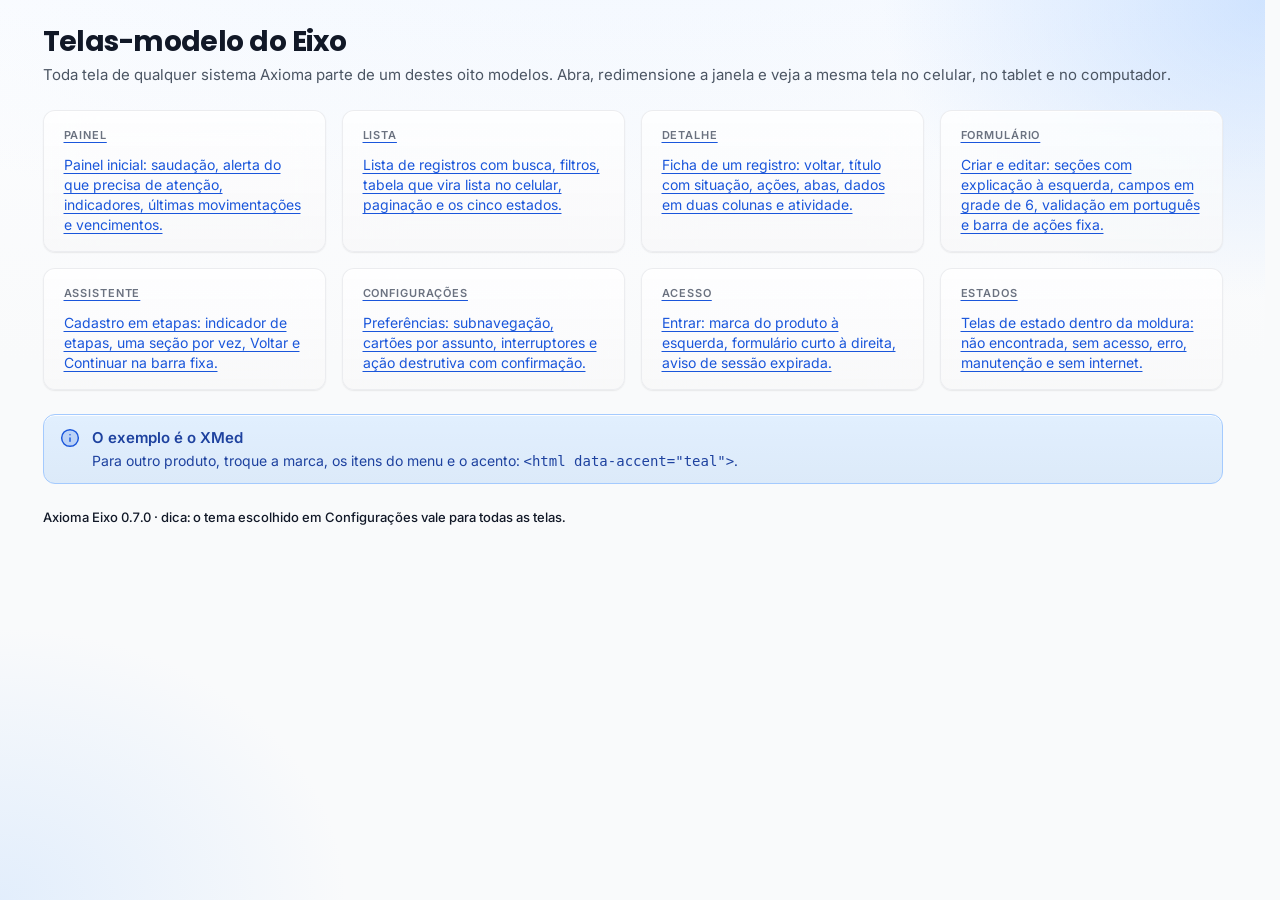
<file: index.html>
<!doctype html>
<html lang="pt-BR" data-ax-prefs>
<head><meta charset="utf-8"><meta name="viewport" content="width=device-width, initial-scale=1"><title>Axioma Eixo 0.7.0</title>
<link rel="stylesheet" href="https://fonts.googleapis.com/css2?family=Inter:wght@400;500;600;700&family=Poppins:wght@500;600;700&family=JetBrains+Mono:wght@400;500&display=swap"><link rel="stylesheet" href="web/eixo.css?v=46640656a0"><script src="web/eixo.js?v=46640656a0" defer></script></head>
<body><main class="ax-app__content ax-page">
<header class="ax-pagehead"><div class="ax-pagehead__text"><h1 class="ax-pagehead__title">Telas-modelo do Eixo</h1><p class="ax-pagehead__desc">Toda tela de qualquer sistema Axioma parte de um destes oito modelos. Abra, redimensione a janela e veja a mesma tela no celular, no tablet e no computador.</p></div></header>
<div class="ax-grid-2"><a class="ax-card ax-card--link" href="telas/painel.html"><div class="ax-card__body ax-stack"><span class="ax-overline">Painel</span><p class="ax-body-sm">Painel inicial: saudação, alerta do que precisa de atenção, indicadores, últimas movimentações e vencimentos.</p></div></a><a class="ax-card ax-card--link" href="telas/lista.html"><div class="ax-card__body ax-stack"><span class="ax-overline">Lista</span><p class="ax-body-sm">Lista de registros com busca, filtros, tabela que vira lista no celular, paginação e os cinco estados.</p></div></a><a class="ax-card ax-card--link" href="telas/detalhe.html"><div class="ax-card__body ax-stack"><span class="ax-overline">Detalhe</span><p class="ax-body-sm">Ficha de um registro: voltar, título com situação, ações, abas, dados em duas colunas e atividade.</p></div></a><a class="ax-card ax-card--link" href="telas/formulario.html"><div class="ax-card__body ax-stack"><span class="ax-overline">Formulário</span><p class="ax-body-sm">Criar e editar: seções com explicação à esquerda, campos em grade de 6, validação em português e barra de ações fixa.</p></div></a><a class="ax-card ax-card--link" href="telas/assistente.html"><div class="ax-card__body ax-stack"><span class="ax-overline">Assistente</span><p class="ax-body-sm">Cadastro em etapas: indicador de etapas, uma seção por vez, Voltar e Continuar na barra fixa.</p></div></a><a class="ax-card ax-card--link" href="telas/configuracoes.html"><div class="ax-card__body ax-stack"><span class="ax-overline">Configurações</span><p class="ax-body-sm">Preferências: subnavegação, cartões por assunto, interruptores e ação destrutiva com confirmação.</p></div></a><a class="ax-card ax-card--link" href="telas/acesso.html"><div class="ax-card__body ax-stack"><span class="ax-overline">Acesso</span><p class="ax-body-sm">Entrar: marca do produto à esquerda, formulário curto à direita, aviso de sessão expirada.</p></div></a><a class="ax-card ax-card--link" href="telas/estados.html"><div class="ax-card__body ax-stack"><span class="ax-overline">Estados</span><p class="ax-body-sm">Telas de estado dentro da moldura: não encontrada, sem acesso, erro, manutenção e sem internet.</p></div></a></div>
<div class="ax-alert" role="status"><i class="ax-i" data-i="info" aria-hidden="true"></i><div class="ax-alert__body"><p class="ax-alert__title">O exemplo é o XMed</p><p class="ax-alert__text">Para outro produto, troque a marca, os itens do menu e o acento: <code>&lt;html data-accent="teal"&gt;</code>.</p></div></div>
<p class="ax-caption">Axioma Eixo 0.7.0 · dica: o tema escolhido em Configurações vale para todas as telas.</p></main></body></html>
</file>
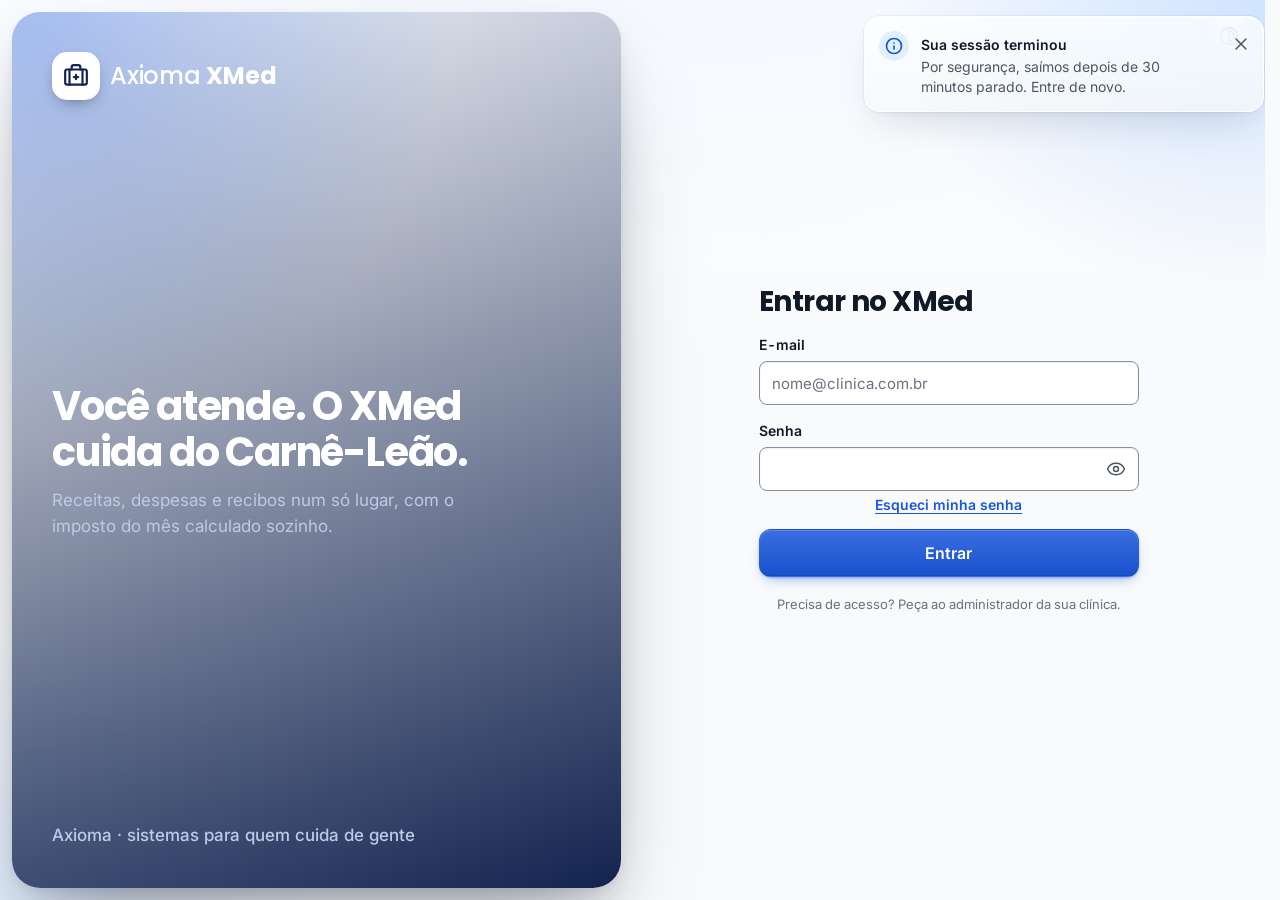
<file: telas/acesso.html>
<!doctype html>
<html lang="pt-BR" data-ax-prefs>
<head>
<meta charset="utf-8">
<meta name="viewport" content="width=device-width, initial-scale=1, viewport-fit=cover">
<title>Acesso · Axioma XMed</title>
<script>try{var p=JSON.parse(localStorage.getItem('axioma.eixo')||'{}'),t=p.theme&&p.theme!=='auto'?p.theme:(matchMedia('(prefers-contrast: more)').matches?'contraste':matchMedia('(prefers-color-scheme: dark)').matches?'dark':'light');document.documentElement.setAttribute('data-theme',t);}catch(e){}</script>
<link rel="preconnect" href="https://fonts.googleapis.com"><link rel="preconnect" href="https://fonts.gstatic.com" crossorigin>
<link rel="stylesheet" href="https://fonts.googleapis.com/css2?family=Inter:wght@400;500;600;700&family=Poppins:wght@500;600;700&family=JetBrains+Mono:wght@400;500&display=swap">
<link rel="stylesheet" href="../web/eixo.css?v=46640656a0">
<style>
.tela-demo { display: flex; flex-wrap: wrap; align-items: center; gap: 8px 12px; padding: 8px 8px 8px 14px; border: 1px dashed var(--line-strong); border-radius: var(--radius-lg); color: var(--text-mute); font-size: 13px; }
.tela-demo > span { display: inline-flex; align-items: center; gap: 6px; font-weight: 600; }
.tela-demo .ax-seg { max-width: 100%; overflow-x: auto; scrollbar-width: none; }
.tela-demo .ax-seg__opt { white-space: nowrap; }
.ax-link-quiet { color: inherit; text-decoration: none; }
.ax-link-quiet:hover { text-decoration: underline; }
</style>
<script src="../web/eixo.js?v=46640656a0" defer></script>
</head>
<body>
<div class="ax-auth">
  <div class="ax-auth__brand">
    <span class="ax-brand ax-brand--lg ax-brand--on-deep"><span class="ax-brand__mark" aria-hidden="true"><i class="ax-i" data-i="medical_services" aria-hidden="true"></i></span><span class="ax-brand__text">Axioma <b>XMed</b></span></span>
    <div class="ax-stack"><h1>Você atende. O XMed cuida do Carnê-Leão.</h1><p>Receitas, despesas e recibos num só lugar, com o imposto do mês calculado sozinho.</p></div>
    <p class="ax-caption">Axioma · sistemas para quem cuida de gente</p>
  </div>
  <main class="ax-auth__panel" id="conteudo">
  <div class="ax-auth__corner"><div class="ax-theme-switch">
    <button class="ax-icon-btn ax-theme-switch__btn" type="button" data-ax-menu="menu-tema-login" data-ax-theme-icon aria-label="Tema da tela"><i class="ax-i" data-i="contrast" aria-hidden="true"></i></button>
    <div class="ax-menu" id="menu-tema-login" hidden aria-label="Tema"><div class="ax-menu__group" role="group" aria-labelledby="tema-login-t"><span class="ax-menu__label" id="tema-login-t">Tema</span><button type="button" class="ax-menu__item" role="menuitemradio" data-ax-theme="auto"><i class="ax-i" data-i="contrast" aria-hidden="true"></i>Automático</button><button type="button" class="ax-menu__item" role="menuitemradio" data-ax-theme="light"><i class="ax-i" data-i="light_mode" aria-hidden="true"></i>Claro</button><button type="button" class="ax-menu__item" role="menuitemradio" data-ax-theme="dark"><i class="ax-i" data-i="dark_mode" aria-hidden="true"></i>Escuro</button><button type="button" class="ax-menu__item" role="menuitemradio" data-ax-theme="contraste"><i class="ax-i" data-i="visibility" aria-hidden="true"></i>Alto contraste</button></div></div>
  </div></div>
    <form class="ax-auth__form" data-ax-validate action="painel.html" method="get" id="form-acesso">
      <span class="ax-brand ax-only-medium"><span class="ax-brand__mark" aria-hidden="true"><i class="ax-i" data-i="medical_services" aria-hidden="true"></i></span><span class="ax-brand__text">Axioma <b>XMed</b></span></span>
      <h2>Entrar no XMed</h2>
      <template data-ax-toast data-tone="info" data-title="Sua sessão terminou" data-text="Por segurança, saímos depois de 30 minutos parado. Entre de novo."></template>
      <div class="ax-field"><label class="ax-field__label" for="email-acesso">E-mail</label>
      <div class="ax-input"><input id="email-acesso" name="email-acesso" type="email" required autocomplete="username" placeholder="nome@clinica.com.br"></div></div>
      <div class="ax-field"><label class="ax-field__label" for="senha">Senha</label>
        <div class="ax-input"><input id="senha" name="senha" type="password" required autocomplete="current-password"><button class="ax-icon-btn" type="button" data-ax-reveal aria-pressed="false" aria-label="Mostrar senha"><i class="ax-i" data-i="visibility" aria-hidden="true"></i></button></div>
        <a class="ax-btn ax-btn--link" href="#">Esqueci minha senha</a></div>
      <button class="ax-btn ax-btn--primary ax-btn--lg ax-btn--block" type="submit">Entrar</button>
      <p class="ax-auth__foot">Precisa de acesso? Peça ao administrador da sua clínica.</p>
    </form>
  </main>
</div>
<script>document.addEventListener('DOMContentLoaded', function () { 
document.querySelectorAll('[data-demo-group]').forEach(function (g) {
  g.addEventListener('click', function (e) {
    var b = e.target.closest('[data-demo]'); if (!b) return;
    document.querySelectorAll('[data-state-panel]').forEach(function (p) { p.hidden = p.getAttribute('data-state-panel') !== b.getAttribute('data-demo'); });
  });
});
document.querySelectorAll('.ax-progress__fill[data-w]').forEach(function (f) { f.style.width = f.getAttribute('data-w') + '%'; });
document.querySelectorAll('form[data-ax-validate]').forEach(function (f) {
  f.addEventListener('submit', function (e) {
    if (f.getAttribute('action') !== '#' && location.protocol !== 'about:' && true) return;
    e.preventDefault(); var b = f.querySelector('[type="submit"]'); Eixo.busy(b, true);
    setTimeout(function () { Eixo.busy(b, false); Eixo.toast({ tone: 'success', title: f.id === 'form-acesso' ? 'Bem-vinda de volta' : 'Tudo certo, salvo', text: 'Na demonstração nada é enviado.' }); }, 900);
  });
});
 });</script>
</body>
</html>
</file>
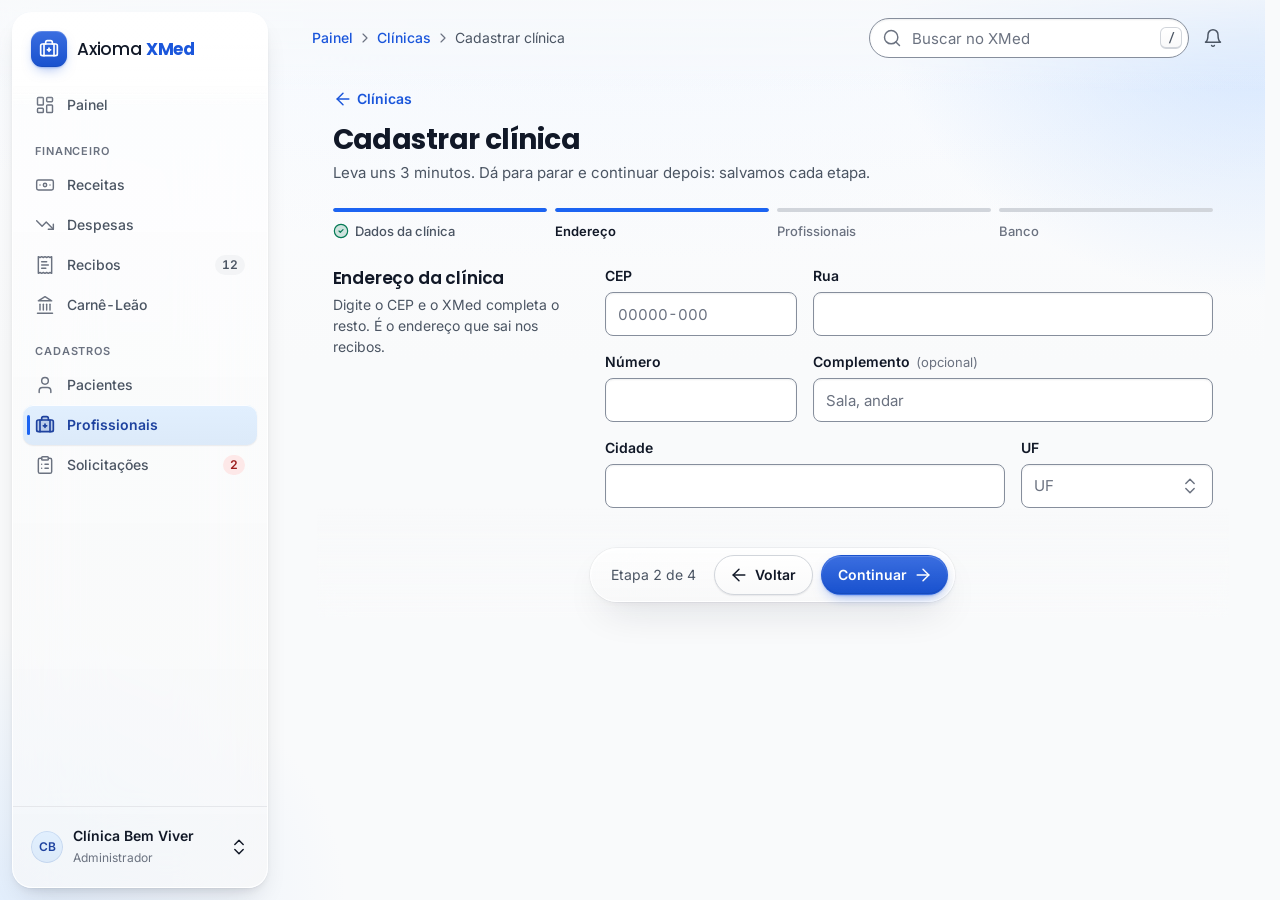
<file: telas/assistente.html>
<!doctype html>
<html lang="pt-BR" data-ax-prefs>
<head>
<meta charset="utf-8">
<meta name="viewport" content="width=device-width, initial-scale=1, viewport-fit=cover">
<title>Assistente · Axioma XMed</title>
<script>try{var p=JSON.parse(localStorage.getItem('axioma.eixo')||'{}'),t=p.theme&&p.theme!=='auto'?p.theme:(matchMedia('(prefers-contrast: more)').matches?'contraste':matchMedia('(prefers-color-scheme: dark)').matches?'dark':'light');document.documentElement.setAttribute('data-theme',t);}catch(e){}</script>
<link rel="preconnect" href="https://fonts.googleapis.com"><link rel="preconnect" href="https://fonts.gstatic.com" crossorigin>
<link rel="stylesheet" href="https://fonts.googleapis.com/css2?family=Inter:wght@400;500;600;700&family=Poppins:wght@500;600;700&family=JetBrains+Mono:wght@400;500&display=swap">
<link rel="stylesheet" href="../web/eixo.css?v=46640656a0">
<style>
.tela-demo { display: flex; flex-wrap: wrap; align-items: center; gap: 8px 12px; padding: 8px 8px 8px 14px; border: 1px dashed var(--line-strong); border-radius: var(--radius-lg); color: var(--text-mute); font-size: 13px; }
.tela-demo > span { display: inline-flex; align-items: center; gap: 6px; font-weight: 600; }
.tela-demo .ax-seg { max-width: 100%; overflow-x: auto; scrollbar-width: none; }
.tela-demo .ax-seg__opt { white-space: nowrap; }
.ax-link-quiet { color: inherit; text-decoration: none; }
.ax-link-quiet:hover { text-decoration: underline; }
</style>
<script src="../web/eixo.js?v=46640656a0" defer></script>
</head>
<body>
<a class="ax-skip" href="#conteudo">Pular para o conteúdo</a>
<div class="ax-app">
  <aside class="ax-side" aria-label="Menu principal">
    <div class="ax-side__brand"><a class="ax-brand" href="painel.html"><span class="ax-brand__mark" aria-hidden="true"><i class="ax-i" data-i="medical_services" aria-hidden="true"></i></span><span class="ax-brand__text">Axioma <b>XMed</b></span></a></div>
    <nav class="ax-side__nav" data-auto aria-label="Áreas do XMed">
      <a class="ax-nav-item" href="painel.html"><i class="ax-i" data-i="space_dashboard" aria-hidden="true"></i>Painel</a>
      <p class="ax-side__title">Financeiro</p>
      <a class="ax-nav-item" href="lista.html"><i class="ax-i" data-i="payments" aria-hidden="true"></i>Receitas</a>
      <a class="ax-nav-item" href="#"><i class="ax-i" data-i="trending_down" aria-hidden="true"></i>Despesas</a>
      <a class="ax-nav-item" href="#"><i class="ax-i" data-i="receipt_long" aria-hidden="true"></i>Recibos<span class="ax-nav-item__count ax-nav-item__count--quiet">12</span></a>
      <a class="ax-nav-item" href="#"><i class="ax-i" data-i="account_balance" aria-hidden="true"></i>Carnê-Leão</a>
      <p class="ax-side__title">Cadastros</p>
      <a class="ax-nav-item" href="#"><i class="ax-i" data-i="person" aria-hidden="true"></i>Pacientes</a>
      <a class="ax-nav-item" href="#" aria-current="page"><i class="ax-i" data-i="medical_services" aria-hidden="true"></i>Profissionais</a>
      <a class="ax-nav-item" href="#"><i class="ax-i" data-i="assignment" aria-hidden="true"></i>Solicitações<span class="ax-nav-item__count">2</span></a>
    </nav>
    <div class="ax-side__foot">
      <button class="ax-user" type="button" data-ax-menu="menu-conta" data-ax-tour="xmed-receitas" data-ax-tour-step="4" data-ax-tour-title="Sua conta" data-ax-tour-text="Aqui ficam seu perfil e as configurações, onde você escolhe o tema: automático, claro, escuro ou alto contraste."><span class="ax-avatar ax-avatar--sm" data-tint="1">CB</span><span class="ax-user__text"><span class="ax-user__name">Clínica Bem Viver</span><span class="ax-user__role">Administrador</span></span><i class="ax-i" data-i="unfold_more" aria-hidden="true"></i></button>
    </div>
  </aside>
  <nav class="ax-rail" aria-label="Menu principal"><a class="ax-brand__mark" href="painel.html" aria-label="Axioma XMed, início"><i class="ax-i" data-i="medical_services" aria-hidden="true"></i></a><a class="ax-rail__item" href="painel.html"><span class="ax-rail__pill"><i class="ax-i" data-i="space_dashboard" aria-hidden="true"></i></span>Painel</a><a class="ax-rail__item" href="lista.html"><span class="ax-rail__pill"><i class="ax-i" data-i="payments" aria-hidden="true"></i></span>Receitas</a><a class="ax-rail__item" href="#"><span class="ax-rail__pill"><i class="ax-i" data-i="receipt_long" aria-hidden="true"></i></span>Recibos</a><a class="ax-rail__item" href="#"><span class="ax-rail__pill"><i class="ax-i" data-i="person" aria-hidden="true"></i></span>Pacientes</a><button class="ax-rail__item" type="button" data-ax-open="nav-mais"><span class="ax-rail__pill"><i class="ax-i" data-i="menu" aria-hidden="true"></i></span>Mais</button></nav>
  <div class="ax-app__main">
    <header class="ax-app__bar">
      <a class="ax-brand ax-app__brand-compact" href="painel.html"><span class="ax-brand__mark" aria-hidden="true"><i class="ax-i" data-i="medical_services" aria-hidden="true"></i></span><span class="ax-brand__text">Axioma <b>XMed</b></span></a>
      <nav class="ax-crumbs" aria-label="Você está em"><a href="painel.html">Painel</a><i class="ax-i" data-i="chevron_right" aria-hidden="true"></i><a href="#">Clínicas</a><i class="ax-i" data-i="chevron_right" aria-hidden="true"></i><span aria-current="page">Cadastrar clínica</span></nav>
      <div class="ax-app__bar-end">
        <label class="ax-search"><i class="ax-i" data-i="search" aria-hidden="true"></i><input type="search" placeholder="Buscar no XMed" aria-label="Buscar no XMed"><span class="ax-kbd">/</span></label>
        <button class="ax-icon-btn" type="button" aria-label="Notificações, 2 novas"><i class="ax-i" data-i="notifications" aria-hidden="true"></i></button>
        <button class="ax-icon-btn ax-only-medium" type="button" data-ax-menu="menu-conta" aria-label="Conta de Clínica Bem Viver"><span class="ax-avatar ax-avatar--xs" data-tint="1">CB</span></button>
      </div>
    </header>
    <main class="ax-app__content ax-app__content--form" id="conteudo" tabindex="-1">
<div class="ax-page">
  <a class="ax-back" href="#"><i class="ax-i" data-i="arrow_back" aria-hidden="true"></i>Clínicas</a>
  <header class="ax-pagehead"><div class="ax-pagehead__text"><h1 class="ax-pagehead__title">Cadastrar clínica</h1><p class="ax-pagehead__desc">Leva uns 3 minutos. Dá para parar e continuar depois: salvamos cada etapa.</p></div></header>
  <ol class="ax-steps" aria-label="Etapas do cadastro">
    <li class="ax-step" data-state="done"><span class="ax-step__bar"></span><span class="ax-step__label"><i class="ax-i" data-i="check_circle" aria-hidden="true"></i>Dados da clínica</span></li>
    <li class="ax-step" data-state="current" aria-current="step"><span class="ax-step__bar"></span><span class="ax-step__label">Endereço</span></li>
    <li class="ax-step" data-state="todo"><span class="ax-step__bar"></span><span class="ax-step__label">Profissionais</span></li>
    <li class="ax-step" data-state="todo"><span class="ax-step__bar"></span><span class="ax-step__label">Banco</span></li></ol>
  <form class="ax-form" data-ax-validate action="#" id="form-assistente">
  <section class="ax-form__section" aria-labelledby="s-end">
    <div class="ax-form__intro"><h2 id="s-end">Endereço da clínica</h2><p>Digite o CEP e o XMed completa o resto. É o endereço que sai nos recibos.</p></div>
    <div class="ax-form__fields">
      <div class="ax-field" data-span="third"><label class="ax-field__label" for="cep">CEP</label>
      <div class="ax-input"><input id="cep" name="cep" type="text" required data-ax-mask="cep" autocomplete="postal-code" placeholder="00000-000" pattern="\d{5}-\d{3}" data-error="O CEP tem 8 números."></div></div>
      <div class="ax-field" data-span="two-thirds"><label class="ax-field__label" for="rua">Rua</label>
      <div class="ax-input"><input id="rua" name="rua" type="text" required autocomplete="address-line1"></div></div>
      <div class="ax-field" data-span="third"><label class="ax-field__label" for="numero">Número</label>
      <div class="ax-input"><input id="numero" name="numero" type="text" required ></div></div>
      <div class="ax-field" data-span="two-thirds"><label class="ax-field__label" for="compl">Complemento <span class="ax-field__optional">(opcional)</span></label>
      <div class="ax-input"><input id="compl" name="compl" type="text" placeholder="Sala, andar"></div></div>
      <div class="ax-field" data-span="two-thirds"><label class="ax-field__label" for="cidade">Cidade</label>
      <div class="ax-input"><input id="cidade" name="cidade" type="text" required autocomplete="address-level2"></div></div>
      <div class="ax-field" data-span="third"><span class="ax-field__label" id="uf-l">UF</span>
      <div class="ax-select" data-required><input type="hidden" name="uf">
        <button type="button" class="ax-input ax-select__trigger" id="uf" aria-labelledby="uf-l uf-v"><span class="ax-select__value" id="uf-v" data-placeholder>UF</span><i class="ax-i ax-select__chev" data-i="unfold_more" aria-hidden="true"></i></button>
        <div class="ax-select__pop" hidden><div class="ax-select__search"><i class="ax-i" data-i="search" aria-hidden="true"></i><input type="text" placeholder="Buscar" aria-label="Buscar uf" aria-controls="uf-list" role="combobox" aria-expanded="true"></div><ul class="ax-select__list" id="uf-list" role="listbox" aria-labelledby="uf-l" tabindex="-1"><li class="ax-option" role="option" data-value="AC" aria-selected="false">AC</li><li class="ax-option" role="option" data-value="AL" aria-selected="false">AL</li><li class="ax-option" role="option" data-value="AP" aria-selected="false">AP</li><li class="ax-option" role="option" data-value="AM" aria-selected="false">AM</li><li class="ax-option" role="option" data-value="BA" aria-selected="false">BA</li><li class="ax-option" role="option" data-value="CE" aria-selected="false">CE</li><li class="ax-option" role="option" data-value="DF" aria-selected="false">DF</li><li class="ax-option" role="option" data-value="ES" aria-selected="false">ES</li><li class="ax-option" role="option" data-value="GO" aria-selected="false">GO</li><li class="ax-option" role="option" data-value="MA" aria-selected="false">MA</li><li class="ax-option" role="option" data-value="MT" aria-selected="false">MT</li><li class="ax-option" role="option" data-value="MS" aria-selected="false">MS</li><li class="ax-option" role="option" data-value="MG" aria-selected="false">MG</li><li class="ax-option" role="option" data-value="PA" aria-selected="false">PA</li><li class="ax-option" role="option" data-value="PB" aria-selected="false">PB</li><li class="ax-option" role="option" data-value="PR" aria-selected="false">PR</li><li class="ax-option" role="option" data-value="PE" aria-selected="false">PE</li><li class="ax-option" role="option" data-value="PI" aria-selected="false">PI</li><li class="ax-option" role="option" data-value="RJ" aria-selected="false">RJ</li><li class="ax-option" role="option" data-value="RN" aria-selected="false">RN</li><li class="ax-option" role="option" data-value="RS" aria-selected="false">RS</li><li class="ax-option" role="option" data-value="RO" aria-selected="false">RO</li><li class="ax-option" role="option" data-value="RR" aria-selected="false">RR</li><li class="ax-option" role="option" data-value="SC" aria-selected="false">SC</li><li class="ax-option" role="option" data-value="SP" aria-selected="false">SP</li><li class="ax-option" role="option" data-value="SE" aria-selected="false">SE</li><li class="ax-option" role="option" data-value="TO" aria-selected="false">TO</li></ul></div>
      </div></div>
    </div>
  </section>
  <div class="ax-actionbar">
    <span class="ax-actionbar__note">Etapa 2 de 4</span>
    <button class="ax-btn ax-btn--secondary" type="button"><i class="ax-i" data-i="arrow_back" aria-hidden="true"></i>Voltar</button>
    <button class="ax-btn ax-btn--primary" type="submit">Continuar<i class="ax-i ax-btn__icon" data-i="arrow_forward" aria-hidden="true"></i></button>
  </div>
</form>
</div>
    </main>
  </div>
  <nav class="ax-bottomnav" data-auto aria-label="Menu principal"><a class="ax-bottomnav__item" href="painel.html"><span class="ax-bottomnav__pill"><i class="ax-i" data-i="home" aria-hidden="true"></i></span>Início</a><a class="ax-bottomnav__item" href="lista.html"><span class="ax-bottomnav__pill"><i class="ax-i" data-i="payments" aria-hidden="true"></i></span>Receitas</a><a class="ax-bottomnav__item" href="#"><span class="ax-bottomnav__pill"><i class="ax-i" data-i="receipt_long" aria-hidden="true"></i></span>Recibos</a><button class="ax-bottomnav__item" type="button" data-ax-open="nav-mais" aria-current="page"><span class="ax-bottomnav__pill"><i class="ax-i" data-i="menu" aria-hidden="true"></i></span>Mais</button></nav>
</div>
<div class="ax-menu" id="menu-conta" hidden aria-label="Conta">
  <div class="ax-menu__group"><a class="ax-menu__item" href="#"><i class="ax-i" data-i="person" aria-hidden="true"></i>Meu perfil</a><a class="ax-menu__item" href="configuracoes.html"><i class="ax-i" data-i="settings" aria-hidden="true"></i>Configurações</a><a class="ax-menu__item" href="#"><i class="ax-i" data-i="help" aria-hidden="true"></i>Ajuda</a></div>
  <div class="ax-menu__group"><a class="ax-menu__item" href="acesso.html"><i class="ax-i" data-i="logout" aria-hidden="true"></i>Sair</a></div>
</div>
<dialog class="ax-sheet" id="nav-mais" aria-labelledby="nav-mais-t">
  <span class="ax-sheet__grabber" aria-hidden="true"></span>
  <h2 class="ax-sheet__title" id="nav-mais-t">Todas as áreas</h2>
  <nav class="ax-side__nav" aria-label="Todas as áreas">
      <a class="ax-nav-item" href="painel.html"><i class="ax-i" data-i="space_dashboard" aria-hidden="true"></i>Painel</a>
      <p class="ax-side__title">Financeiro</p>
      <a class="ax-nav-item" href="lista.html"><i class="ax-i" data-i="payments" aria-hidden="true"></i>Receitas</a>
      <a class="ax-nav-item" href="#"><i class="ax-i" data-i="trending_down" aria-hidden="true"></i>Despesas</a>
      <a class="ax-nav-item" href="#"><i class="ax-i" data-i="receipt_long" aria-hidden="true"></i>Recibos<span class="ax-nav-item__count ax-nav-item__count--quiet">12</span></a>
      <a class="ax-nav-item" href="#"><i class="ax-i" data-i="account_balance" aria-hidden="true"></i>Carnê-Leão</a>
      <p class="ax-side__title">Cadastros</p>
      <a class="ax-nav-item" href="#"><i class="ax-i" data-i="person" aria-hidden="true"></i>Pacientes</a>
      <a class="ax-nav-item" href="#" aria-current="page"><i class="ax-i" data-i="medical_services" aria-hidden="true"></i>Profissionais</a>
      <a class="ax-nav-item" href="#"><i class="ax-i" data-i="assignment" aria-hidden="true"></i>Solicitações<span class="ax-nav-item__count">2</span></a>
      <a class="ax-nav-item" href="configuracoes.html"><i class="ax-i" data-i="settings" aria-hidden="true"></i>Configurações</a>
  </nav>
  <button class="ax-btn ax-btn--secondary ax-btn--block" type="button" data-ax-close>Fechar</button>
</dialog>

<script>document.addEventListener('DOMContentLoaded', function () { 
document.querySelectorAll('[data-demo-group]').forEach(function (g) {
  g.addEventListener('click', function (e) {
    var b = e.target.closest('[data-demo]'); if (!b) return;
    document.querySelectorAll('[data-state-panel]').forEach(function (p) { p.hidden = p.getAttribute('data-state-panel') !== b.getAttribute('data-demo'); });
  });
});
document.querySelectorAll('.ax-progress__fill[data-w]').forEach(function (f) { f.style.width = f.getAttribute('data-w') + '%'; });
document.querySelectorAll('form[data-ax-validate]').forEach(function (f) {
  f.addEventListener('submit', function (e) {
    if (f.getAttribute('action') !== '#' && location.protocol !== 'about:' && true) return;
    e.preventDefault(); var b = f.querySelector('[type="submit"]'); Eixo.busy(b, true);
    setTimeout(function () { Eixo.busy(b, false); Eixo.toast({ tone: 'success', title: f.id === 'form-acesso' ? 'Bem-vinda de volta' : 'Tudo certo, salvo', text: 'Na demonstração nada é enviado.' }); }, 900);
  });
});
 });</script>
</body>
</html>
</file>
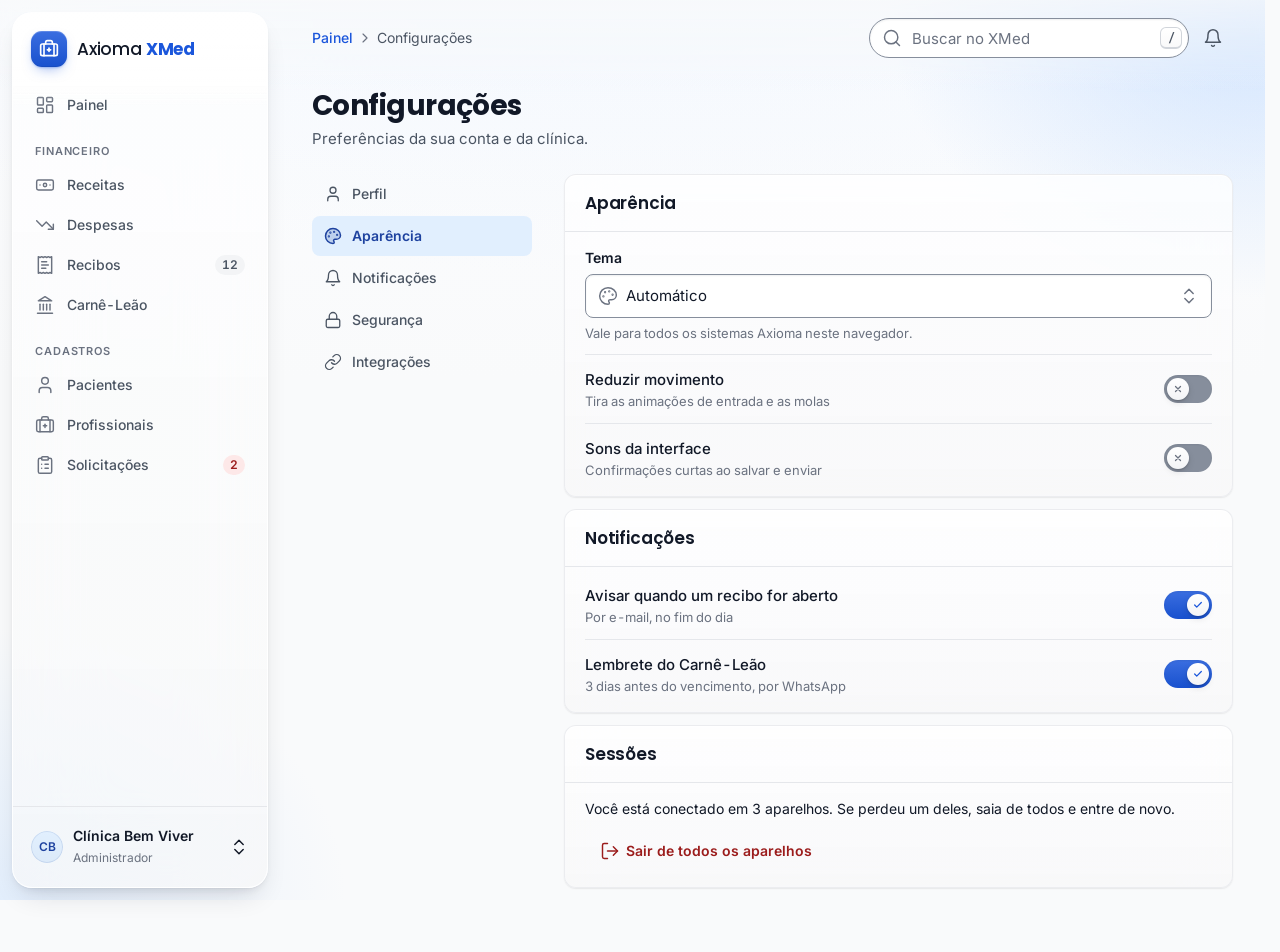
<file: telas/configuracoes.html>
<!doctype html>
<html lang="pt-BR" data-ax-prefs>
<head>
<meta charset="utf-8">
<meta name="viewport" content="width=device-width, initial-scale=1, viewport-fit=cover">
<title>Configurações · Axioma XMed</title>
<script>try{var p=JSON.parse(localStorage.getItem('axioma.eixo')||'{}'),t=p.theme&&p.theme!=='auto'?p.theme:(matchMedia('(prefers-contrast: more)').matches?'contraste':matchMedia('(prefers-color-scheme: dark)').matches?'dark':'light');document.documentElement.setAttribute('data-theme',t);}catch(e){}</script>
<link rel="preconnect" href="https://fonts.googleapis.com"><link rel="preconnect" href="https://fonts.gstatic.com" crossorigin>
<link rel="stylesheet" href="https://fonts.googleapis.com/css2?family=Inter:wght@400;500;600;700&family=Poppins:wght@500;600;700&family=JetBrains+Mono:wght@400;500&display=swap">
<link rel="stylesheet" href="../web/eixo.css?v=46640656a0">
<style>
.tela-demo { display: flex; flex-wrap: wrap; align-items: center; gap: 8px 12px; padding: 8px 8px 8px 14px; border: 1px dashed var(--line-strong); border-radius: var(--radius-lg); color: var(--text-mute); font-size: 13px; }
.tela-demo > span { display: inline-flex; align-items: center; gap: 6px; font-weight: 600; }
.tela-demo .ax-seg { max-width: 100%; overflow-x: auto; scrollbar-width: none; }
.tela-demo .ax-seg__opt { white-space: nowrap; }
.ax-link-quiet { color: inherit; text-decoration: none; }
.ax-link-quiet:hover { text-decoration: underline; }
</style>
<script src="../web/eixo.js?v=46640656a0" defer></script>
</head>
<body>
<a class="ax-skip" href="#conteudo">Pular para o conteúdo</a>
<div class="ax-app">
  <aside class="ax-side" aria-label="Menu principal">
    <div class="ax-side__brand"><a class="ax-brand" href="painel.html"><span class="ax-brand__mark" aria-hidden="true"><i class="ax-i" data-i="medical_services" aria-hidden="true"></i></span><span class="ax-brand__text">Axioma <b>XMed</b></span></a></div>
    <nav class="ax-side__nav" data-auto aria-label="Áreas do XMed">
      <a class="ax-nav-item" href="painel.html"><i class="ax-i" data-i="space_dashboard" aria-hidden="true"></i>Painel</a>
      <p class="ax-side__title">Financeiro</p>
      <a class="ax-nav-item" href="lista.html"><i class="ax-i" data-i="payments" aria-hidden="true"></i>Receitas</a>
      <a class="ax-nav-item" href="#"><i class="ax-i" data-i="trending_down" aria-hidden="true"></i>Despesas</a>
      <a class="ax-nav-item" href="#"><i class="ax-i" data-i="receipt_long" aria-hidden="true"></i>Recibos<span class="ax-nav-item__count ax-nav-item__count--quiet">12</span></a>
      <a class="ax-nav-item" href="#"><i class="ax-i" data-i="account_balance" aria-hidden="true"></i>Carnê-Leão</a>
      <p class="ax-side__title">Cadastros</p>
      <a class="ax-nav-item" href="#"><i class="ax-i" data-i="person" aria-hidden="true"></i>Pacientes</a>
      <a class="ax-nav-item" href="#"><i class="ax-i" data-i="medical_services" aria-hidden="true"></i>Profissionais</a>
      <a class="ax-nav-item" href="#"><i class="ax-i" data-i="assignment" aria-hidden="true"></i>Solicitações<span class="ax-nav-item__count">2</span></a>
    </nav>
    <div class="ax-side__foot">
      <button class="ax-user" type="button" data-ax-menu="menu-conta" data-ax-tour="xmed-receitas" data-ax-tour-step="4" data-ax-tour-title="Sua conta" data-ax-tour-text="Aqui ficam seu perfil e as configurações, onde você escolhe o tema: automático, claro, escuro ou alto contraste."><span class="ax-avatar ax-avatar--sm" data-tint="1">CB</span><span class="ax-user__text"><span class="ax-user__name">Clínica Bem Viver</span><span class="ax-user__role">Administrador</span></span><i class="ax-i" data-i="unfold_more" aria-hidden="true"></i></button>
    </div>
  </aside>
  <nav class="ax-rail" aria-label="Menu principal"><a class="ax-brand__mark" href="painel.html" aria-label="Axioma XMed, início"><i class="ax-i" data-i="medical_services" aria-hidden="true"></i></a><a class="ax-rail__item" href="painel.html"><span class="ax-rail__pill"><i class="ax-i" data-i="space_dashboard" aria-hidden="true"></i></span>Painel</a><a class="ax-rail__item" href="lista.html"><span class="ax-rail__pill"><i class="ax-i" data-i="payments" aria-hidden="true"></i></span>Receitas</a><a class="ax-rail__item" href="#"><span class="ax-rail__pill"><i class="ax-i" data-i="receipt_long" aria-hidden="true"></i></span>Recibos</a><a class="ax-rail__item" href="#"><span class="ax-rail__pill"><i class="ax-i" data-i="person" aria-hidden="true"></i></span>Pacientes</a><button class="ax-rail__item" type="button" data-ax-open="nav-mais"><span class="ax-rail__pill"><i class="ax-i" data-i="menu" aria-hidden="true"></i></span>Mais</button></nav>
  <div class="ax-app__main">
    <header class="ax-app__bar">
      <a class="ax-brand ax-app__brand-compact" href="painel.html"><span class="ax-brand__mark" aria-hidden="true"><i class="ax-i" data-i="medical_services" aria-hidden="true"></i></span><span class="ax-brand__text">Axioma <b>XMed</b></span></a>
      <nav class="ax-crumbs" aria-label="Você está em"><a href="painel.html">Painel</a><i class="ax-i" data-i="chevron_right" aria-hidden="true"></i><span aria-current="page">Configurações</span></nav>
      <div class="ax-app__bar-end">
        <label class="ax-search"><i class="ax-i" data-i="search" aria-hidden="true"></i><input type="search" placeholder="Buscar no XMed" aria-label="Buscar no XMed"><span class="ax-kbd">/</span></label>
        <button class="ax-icon-btn" type="button" aria-label="Notificações, 2 novas"><i class="ax-i" data-i="notifications" aria-hidden="true"></i></button>
        <button class="ax-icon-btn ax-only-medium" type="button" data-ax-menu="menu-conta" aria-label="Conta de Clínica Bem Viver"><span class="ax-avatar ax-avatar--xs" data-tint="1">CB</span></button>
      </div>
    </header>
    <main class="ax-app__content" id="conteudo" tabindex="-1">
<div class="ax-page">
  <header class="ax-pagehead"><div class="ax-pagehead__text"><h1 class="ax-pagehead__title">Configurações</h1><p class="ax-pagehead__desc">Preferências da sua conta e da clínica.</p></div></header>
  <div class="ax-settings">
    <nav class="ax-subnav" aria-label="Seções das configurações">
      <a href="#"><i class="ax-i" data-i="person" aria-hidden="true"></i>Perfil</a><a href="#" aria-current="page"><i class="ax-i" data-i="palette" aria-hidden="true"></i>Aparência</a><a href="#"><i class="ax-i" data-i="notifications" aria-hidden="true"></i>Notificações</a><a href="#"><i class="ax-i" data-i="lock" aria-hidden="true"></i>Segurança</a><a href="#"><i class="ax-i" data-i="link" aria-hidden="true"></i>Integrações</a>
    </nav>
    <div class="ax-stack">
      <section class="ax-card" aria-labelledby="h-ap"><div class="ax-card__head"><h2 class="ax-card__title" id="h-ap">Aparência</h2></div><div class="ax-card__body ax-stack">
        <div class="ax-field"><span class="ax-field__label" id="tema-l">Tema</span>
      <div class="ax-select" data-ax-pref="theme"><button type="button" class="ax-input ax-select__trigger" aria-labelledby="tema-l tema-v"><i class="ax-i" data-i="palette" aria-hidden="true"></i><span class="ax-select__value" id="tema-v">Automático</span><i class="ax-i ax-select__chev" data-i="unfold_more" aria-hidden="true"></i></button>
      <div class="ax-select__pop" hidden><ul class="ax-select__list" role="listbox" aria-labelledby="tema-l" tabindex="-1">
        <li class="ax-option" role="option" data-value="auto" aria-selected="true"><i class="ax-i" data-i="contrast" aria-hidden="true"></i>Automático<span class="ax-option__hint">segue o aparelho</span></li>
        <li class="ax-option" role="option" data-value="light" aria-selected="false"><i class="ax-i" data-i="light_mode" aria-hidden="true"></i>Claro</li>
        <li class="ax-option" role="option" data-value="dark" aria-selected="false"><i class="ax-i" data-i="dark_mode" aria-hidden="true"></i>Escuro</li>
        <li class="ax-option" role="option" data-value="contraste" aria-selected="false"><i class="ax-i" data-i="accessibility" aria-hidden="true"></i>Alto contraste</li>
      </ul></div></div><p class="ax-field__hint">Vale para todos os sistemas Axioma neste navegador.</p></div>
        <hr class="ax-divider">
        <label class="ax-switch-row"><span class="ax-choice__text"><span class="ax-choice__title">Reduzir movimento</span><span class="ax-choice__hint">Tira as animações de entrada e as molas</span></span><input type="checkbox" role="switch" class="ax-switch" data-ax-pref="motion"></label>
        <hr class="ax-divider">
        <label class="ax-switch-row"><span class="ax-choice__text"><span class="ax-choice__title">Sons da interface</span><span class="ax-choice__hint">Confirmações curtas ao salvar e enviar</span></span><input type="checkbox" role="switch" class="ax-switch" data-ax-pref="sound"></label>
      </div></section>
      <section class="ax-card" aria-labelledby="h-not"><div class="ax-card__head"><h2 class="ax-card__title" id="h-not">Notificações</h2></div><div class="ax-card__body ax-stack">
        <label class="ax-switch-row"><span class="ax-choice__text"><span class="ax-choice__title">Avisar quando um recibo for aberto</span><span class="ax-choice__hint">Por e-mail, no fim do dia</span></span><input type="checkbox" role="switch" class="ax-switch" checked></label>
        <hr class="ax-divider">
        <label class="ax-switch-row"><span class="ax-choice__text"><span class="ax-choice__title">Lembrete do Carnê-Leão</span><span class="ax-choice__hint">3 dias antes do vencimento, por WhatsApp</span></span><input type="checkbox" role="switch" class="ax-switch" checked></label>
      </div></section>
      <section class="ax-card" aria-labelledby="h-seg"><div class="ax-card__head"><h2 class="ax-card__title" id="h-seg">Sessões</h2></div><div class="ax-card__body ax-stack">
        <p class="ax-body-sm">Você está conectado em 3 aparelhos. Se perdeu um deles, saia de todos e entre de novo.</p>
        <div><button class="ax-btn ax-btn--danger-ghost" type="button" data-ax-confirm="Sair de todos os aparelhos?" data-ax-confirm-text="Você vai precisar entrar de novo em cada um, inclusive neste." data-ax-confirm-ok="Sair de todos"><i class="ax-i" data-i="logout" aria-hidden="true"></i>Sair de todos os aparelhos</button></div>
      </div></section>
    </div>
  </div>
</div>
    </main>
  </div>
  <nav class="ax-bottomnav" data-auto aria-label="Menu principal"><a class="ax-bottomnav__item" href="painel.html"><span class="ax-bottomnav__pill"><i class="ax-i" data-i="home" aria-hidden="true"></i></span>Início</a><a class="ax-bottomnav__item" href="lista.html"><span class="ax-bottomnav__pill"><i class="ax-i" data-i="payments" aria-hidden="true"></i></span>Receitas</a><a class="ax-bottomnav__item" href="#"><span class="ax-bottomnav__pill"><i class="ax-i" data-i="receipt_long" aria-hidden="true"></i></span>Recibos</a><button class="ax-bottomnav__item" type="button" data-ax-open="nav-mais" aria-current="page"><span class="ax-bottomnav__pill"><i class="ax-i" data-i="menu" aria-hidden="true"></i></span>Mais</button></nav>
</div>
<div class="ax-menu" id="menu-conta" hidden aria-label="Conta">
  <div class="ax-menu__group"><a class="ax-menu__item" href="#"><i class="ax-i" data-i="person" aria-hidden="true"></i>Meu perfil</a><a class="ax-menu__item" href="configuracoes.html"><i class="ax-i" data-i="settings" aria-hidden="true"></i>Configurações</a><a class="ax-menu__item" href="#"><i class="ax-i" data-i="help" aria-hidden="true"></i>Ajuda</a></div>
  <div class="ax-menu__group"><a class="ax-menu__item" href="acesso.html"><i class="ax-i" data-i="logout" aria-hidden="true"></i>Sair</a></div>
</div>
<dialog class="ax-sheet" id="nav-mais" aria-labelledby="nav-mais-t">
  <span class="ax-sheet__grabber" aria-hidden="true"></span>
  <h2 class="ax-sheet__title" id="nav-mais-t">Todas as áreas</h2>
  <nav class="ax-side__nav" aria-label="Todas as áreas">
      <a class="ax-nav-item" href="painel.html"><i class="ax-i" data-i="space_dashboard" aria-hidden="true"></i>Painel</a>
      <p class="ax-side__title">Financeiro</p>
      <a class="ax-nav-item" href="lista.html"><i class="ax-i" data-i="payments" aria-hidden="true"></i>Receitas</a>
      <a class="ax-nav-item" href="#"><i class="ax-i" data-i="trending_down" aria-hidden="true"></i>Despesas</a>
      <a class="ax-nav-item" href="#"><i class="ax-i" data-i="receipt_long" aria-hidden="true"></i>Recibos<span class="ax-nav-item__count ax-nav-item__count--quiet">12</span></a>
      <a class="ax-nav-item" href="#"><i class="ax-i" data-i="account_balance" aria-hidden="true"></i>Carnê-Leão</a>
      <p class="ax-side__title">Cadastros</p>
      <a class="ax-nav-item" href="#"><i class="ax-i" data-i="person" aria-hidden="true"></i>Pacientes</a>
      <a class="ax-nav-item" href="#"><i class="ax-i" data-i="medical_services" aria-hidden="true"></i>Profissionais</a>
      <a class="ax-nav-item" href="#"><i class="ax-i" data-i="assignment" aria-hidden="true"></i>Solicitações<span class="ax-nav-item__count">2</span></a>
      <a class="ax-nav-item" href="configuracoes.html"><i class="ax-i" data-i="settings" aria-hidden="true"></i>Configurações</a>
  </nav>
  <button class="ax-btn ax-btn--secondary ax-btn--block" type="button" data-ax-close>Fechar</button>
</dialog>

<script>document.addEventListener('DOMContentLoaded', function () { 
document.querySelectorAll('[data-demo-group]').forEach(function (g) {
  g.addEventListener('click', function (e) {
    var b = e.target.closest('[data-demo]'); if (!b) return;
    document.querySelectorAll('[data-state-panel]').forEach(function (p) { p.hidden = p.getAttribute('data-state-panel') !== b.getAttribute('data-demo'); });
  });
});
document.querySelectorAll('.ax-progress__fill[data-w]').forEach(function (f) { f.style.width = f.getAttribute('data-w') + '%'; });
document.querySelectorAll('form[data-ax-validate]').forEach(function (f) {
  f.addEventListener('submit', function (e) {
    if (f.getAttribute('action') !== '#' && location.protocol !== 'about:' && true) return;
    e.preventDefault(); var b = f.querySelector('[type="submit"]'); Eixo.busy(b, true);
    setTimeout(function () { Eixo.busy(b, false); Eixo.toast({ tone: 'success', title: f.id === 'form-acesso' ? 'Bem-vinda de volta' : 'Tudo certo, salvo', text: 'Na demonstração nada é enviado.' }); }, 900);
  });
});
 });</script>
</body>
</html>
</file>
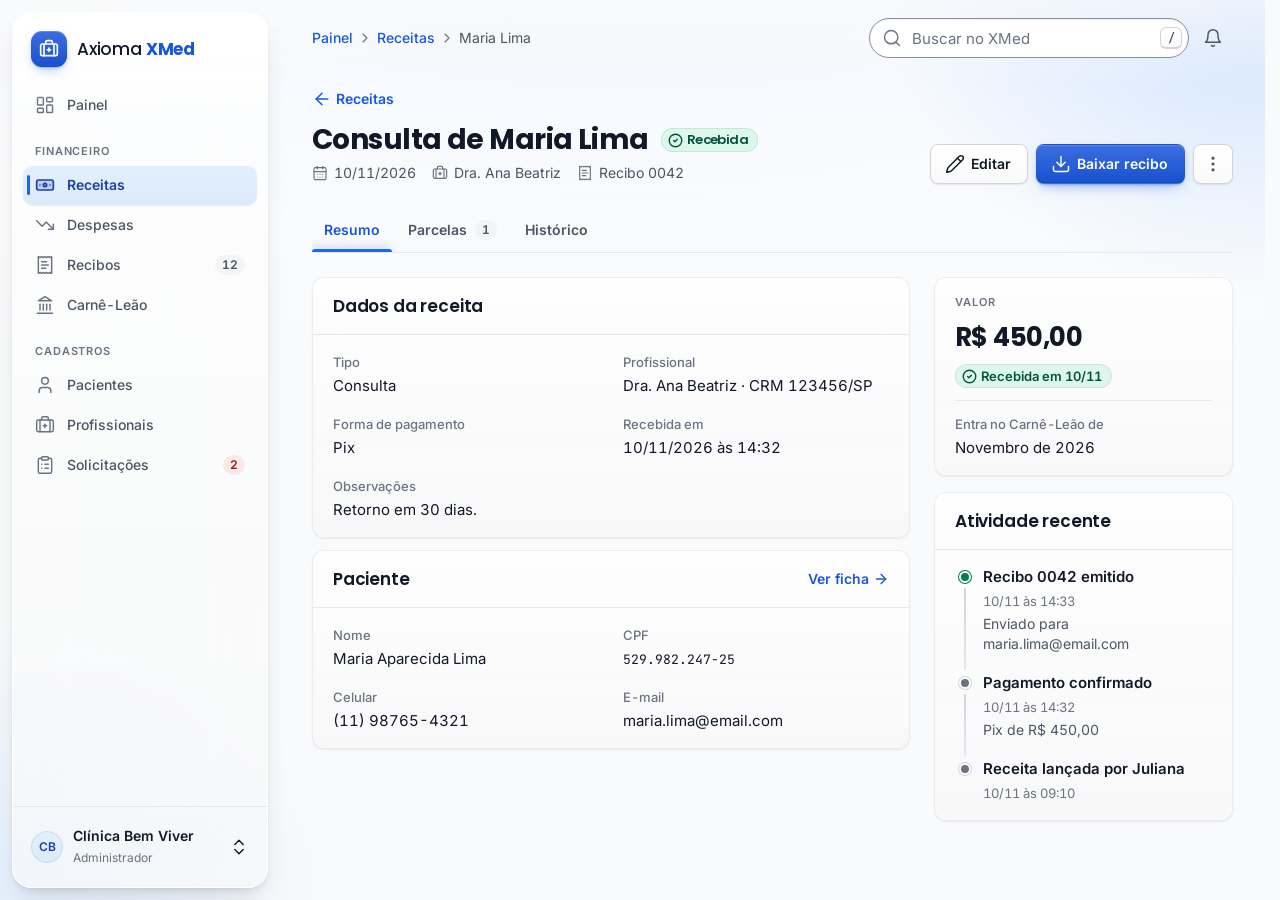
<file: telas/detalhe.html>
<!doctype html>
<html lang="pt-BR" data-ax-prefs>
<head>
<meta charset="utf-8">
<meta name="viewport" content="width=device-width, initial-scale=1, viewport-fit=cover">
<title>Detalhe · Axioma XMed</title>
<script>try{var p=JSON.parse(localStorage.getItem('axioma.eixo')||'{}'),t=p.theme&&p.theme!=='auto'?p.theme:(matchMedia('(prefers-contrast: more)').matches?'contraste':matchMedia('(prefers-color-scheme: dark)').matches?'dark':'light');document.documentElement.setAttribute('data-theme',t);}catch(e){}</script>
<link rel="preconnect" href="https://fonts.googleapis.com"><link rel="preconnect" href="https://fonts.gstatic.com" crossorigin>
<link rel="stylesheet" href="https://fonts.googleapis.com/css2?family=Inter:wght@400;500;600;700&family=Poppins:wght@500;600;700&family=JetBrains+Mono:wght@400;500&display=swap">
<link rel="stylesheet" href="../web/eixo.css?v=46640656a0">
<style>
.tela-demo { display: flex; flex-wrap: wrap; align-items: center; gap: 8px 12px; padding: 8px 8px 8px 14px; border: 1px dashed var(--line-strong); border-radius: var(--radius-lg); color: var(--text-mute); font-size: 13px; }
.tela-demo > span { display: inline-flex; align-items: center; gap: 6px; font-weight: 600; }
.tela-demo .ax-seg { max-width: 100%; overflow-x: auto; scrollbar-width: none; }
.tela-demo .ax-seg__opt { white-space: nowrap; }
.ax-link-quiet { color: inherit; text-decoration: none; }
.ax-link-quiet:hover { text-decoration: underline; }
</style>
<script src="../web/eixo.js?v=46640656a0" defer></script>
</head>
<body>
<a class="ax-skip" href="#conteudo">Pular para o conteúdo</a>
<div class="ax-app">
  <aside class="ax-side" aria-label="Menu principal">
    <div class="ax-side__brand"><a class="ax-brand" href="painel.html"><span class="ax-brand__mark" aria-hidden="true"><i class="ax-i" data-i="medical_services" aria-hidden="true"></i></span><span class="ax-brand__text">Axioma <b>XMed</b></span></a></div>
    <nav class="ax-side__nav" data-auto aria-label="Áreas do XMed">
      <a class="ax-nav-item" href="painel.html"><i class="ax-i" data-i="space_dashboard" aria-hidden="true"></i>Painel</a>
      <p class="ax-side__title">Financeiro</p>
      <a class="ax-nav-item" href="lista.html" aria-current="page"><i class="ax-i" data-i="payments" aria-hidden="true"></i>Receitas</a>
      <a class="ax-nav-item" href="#"><i class="ax-i" data-i="trending_down" aria-hidden="true"></i>Despesas</a>
      <a class="ax-nav-item" href="#"><i class="ax-i" data-i="receipt_long" aria-hidden="true"></i>Recibos<span class="ax-nav-item__count ax-nav-item__count--quiet">12</span></a>
      <a class="ax-nav-item" href="#"><i class="ax-i" data-i="account_balance" aria-hidden="true"></i>Carnê-Leão</a>
      <p class="ax-side__title">Cadastros</p>
      <a class="ax-nav-item" href="#"><i class="ax-i" data-i="person" aria-hidden="true"></i>Pacientes</a>
      <a class="ax-nav-item" href="#"><i class="ax-i" data-i="medical_services" aria-hidden="true"></i>Profissionais</a>
      <a class="ax-nav-item" href="#"><i class="ax-i" data-i="assignment" aria-hidden="true"></i>Solicitações<span class="ax-nav-item__count">2</span></a>
    </nav>
    <div class="ax-side__foot">
      <button class="ax-user" type="button" data-ax-menu="menu-conta" data-ax-tour="xmed-receitas" data-ax-tour-step="4" data-ax-tour-title="Sua conta" data-ax-tour-text="Aqui ficam seu perfil e as configurações, onde você escolhe o tema: automático, claro, escuro ou alto contraste."><span class="ax-avatar ax-avatar--sm" data-tint="1">CB</span><span class="ax-user__text"><span class="ax-user__name">Clínica Bem Viver</span><span class="ax-user__role">Administrador</span></span><i class="ax-i" data-i="unfold_more" aria-hidden="true"></i></button>
    </div>
  </aside>
  <nav class="ax-rail" aria-label="Menu principal"><a class="ax-brand__mark" href="painel.html" aria-label="Axioma XMed, início"><i class="ax-i" data-i="medical_services" aria-hidden="true"></i></a><a class="ax-rail__item" href="painel.html"><span class="ax-rail__pill"><i class="ax-i" data-i="space_dashboard" aria-hidden="true"></i></span>Painel</a><a class="ax-rail__item" href="lista.html" aria-current="page"><span class="ax-rail__pill"><i class="ax-i" data-i="payments" aria-hidden="true"></i></span>Receitas</a><a class="ax-rail__item" href="#"><span class="ax-rail__pill"><i class="ax-i" data-i="receipt_long" aria-hidden="true"></i></span>Recibos</a><a class="ax-rail__item" href="#"><span class="ax-rail__pill"><i class="ax-i" data-i="person" aria-hidden="true"></i></span>Pacientes</a><button class="ax-rail__item" type="button" data-ax-open="nav-mais"><span class="ax-rail__pill"><i class="ax-i" data-i="menu" aria-hidden="true"></i></span>Mais</button></nav>
  <div class="ax-app__main">
    <header class="ax-app__bar">
      <a class="ax-brand ax-app__brand-compact" href="painel.html"><span class="ax-brand__mark" aria-hidden="true"><i class="ax-i" data-i="medical_services" aria-hidden="true"></i></span><span class="ax-brand__text">Axioma <b>XMed</b></span></a>
      <nav class="ax-crumbs" aria-label="Você está em"><a href="painel.html">Painel</a><i class="ax-i" data-i="chevron_right" aria-hidden="true"></i><a href="lista.html">Receitas</a><i class="ax-i" data-i="chevron_right" aria-hidden="true"></i><span aria-current="page">Maria Lima</span></nav>
      <div class="ax-app__bar-end">
        <label class="ax-search"><i class="ax-i" data-i="search" aria-hidden="true"></i><input type="search" placeholder="Buscar no XMed" aria-label="Buscar no XMed"><span class="ax-kbd">/</span></label>
        <button class="ax-icon-btn" type="button" aria-label="Notificações, 2 novas"><i class="ax-i" data-i="notifications" aria-hidden="true"></i></button>
        <button class="ax-icon-btn ax-only-medium" type="button" data-ax-menu="menu-conta" aria-label="Conta de Clínica Bem Viver"><span class="ax-avatar ax-avatar--xs" data-tint="1">CB</span></button>
      </div>
    </header>
    <main class="ax-app__content" id="conteudo" tabindex="-1">
<div class="ax-page">
  <a class="ax-back" href="lista.html"><i class="ax-i" data-i="arrow_back" aria-hidden="true"></i>Receitas</a>
  <header class="ax-pagehead"><div class="ax-pagehead__text"><h1 class="ax-pagehead__title">Consulta de Maria Lima <span class="ax-pill" data-tone="success"><i class="ax-i" data-i="check_circle" aria-hidden="true"></i>Recebida</span></h1><div class="ax-pagehead__meta"><span><i class="ax-i" data-i="calendar_today" aria-hidden="true"></i>10/11/2026</span><span><i class="ax-i" data-i="medical_services" aria-hidden="true"></i>Dra. Ana Beatriz</span><span><i class="ax-i" data-i="receipt_long" aria-hidden="true"></i>Recibo 0042</span></div></div><div class="ax-pagehead__actions"><a class="ax-btn ax-btn--secondary" href="formulario.html"><i class="ax-i" data-i="edit" aria-hidden="true"></i>Editar</a><button class="ax-btn ax-btn--primary" type="button"><i class="ax-i" data-i="download" aria-hidden="true"></i>Baixar recibo</button><button class="ax-icon-btn ax-icon-btn--outline" type="button" data-ax-menu="menu-receita" aria-label="Mais ações da receita"><i class="ax-i" data-i="more_vert" aria-hidden="true"></i></button></div></header>
  <div class="ax-tabs" role="tablist" aria-label="Seções da receita" data-auto>
    <button class="ax-tab" role="tab" aria-selected="true" aria-controls="tab-resumo" id="t-resumo">Resumo</button>
    <button class="ax-tab" role="tab" aria-selected="false" tabindex="-1" aria-controls="tab-parcelas" id="t-parcelas">Parcelas <span class="ax-tab__count">1</span></button>
    <button class="ax-tab" role="tab" aria-selected="false" tabindex="-1" aria-controls="tab-hist" id="t-hist">Histórico</button>
    <span class="ax-tabs__ink" aria-hidden="true"></span></div>
  <div id="tab-resumo" role="tabpanel" aria-labelledby="t-resumo">
    <div class="ax-split">
      <div class="ax-stack">
        <section class="ax-card" aria-labelledby="h-dados"><div class="ax-card__head"><h2 class="ax-card__title" id="h-dados">Dados da receita</h2></div><div class="ax-card__body"><dl class="ax-dl">
      <div><dt>Tipo</dt><dd>Consulta</dd></div><div><dt>Profissional</dt><dd>Dra. Ana Beatriz · CRM 123456/SP</dd></div>
      <div><dt>Forma de pagamento</dt><dd>Pix</dd></div><div><dt>Recebida em</dt><dd>10/11/2026 às 14:32</dd></div>
      <div><dt>Observações</dt><dd>Retorno em 30 dias.</dd></div></dl></div></section>
        <section class="ax-card" aria-labelledby="h-pac"><div class="ax-card__head"><h2 class="ax-card__title" id="h-pac">Paciente</h2><a class="ax-more" href="#">Ver ficha<i class="ax-i ax-i-sm" data-i="arrow_forward" aria-hidden="true"></i></a></div><div class="ax-card__body"><dl class="ax-dl">
      <div><dt>Nome</dt><dd>Maria Aparecida Lima</dd></div><div><dt>CPF</dt><dd><span class="ax-code">529.982.247-25</span></dd></div>
      <div><dt>Celular</dt><dd>(11) 98765-4321</dd></div><div><dt>E-mail</dt><dd>maria.lima@email.com</dd></div></dl></div></section>
      </div>
      <aside class="ax-split__aside" aria-label="Resumo do valor">
      <section class="ax-card"><div class="ax-card__body ax-stack"><span class="ax-overline">Valor</span><span class="ax-numeral">R$ 450,00</span><span class="ax-pill" data-tone="success"><i class="ax-i" data-i="check_circle" aria-hidden="true"></i>Recebida em 10/11</span><hr class="ax-divider"><dl class="ax-dl"><div><dt>Entra no Carnê-Leão de</dt><dd>Novembro de 2026</dd></div></dl></div></section>
      <section class="ax-card" aria-labelledby="h-rec"><div class="ax-card__head"><h2 class="ax-card__title" id="h-rec">Atividade recente</h2></div><div class="ax-card__body"><ol class="ax-feed">
      <li class="ax-feed__item" data-tone="success"><div class="ax-feed__top"><span class="ax-feed__title">Recibo 0042 emitido</span><time class="ax-feed__when" datetime="2026-11-10T14:33">10/11 às 14:33</time></div><p class="ax-feed__text">Enviado para maria.lima@email.com</p></li>
      <li class="ax-feed__item"><div class="ax-feed__top"><span class="ax-feed__title">Pagamento confirmado</span><time class="ax-feed__when" datetime="2026-11-10T14:32">10/11 às 14:32</time></div><p class="ax-feed__text">Pix de R$ 450,00</p></li>
      <li class="ax-feed__item"><div class="ax-feed__top"><span class="ax-feed__title">Receita lançada por Juliana</span><time class="ax-feed__when" datetime="2026-11-10T09:10">10/11 às 09:10</time></div></li>
    </ol></div></section>
    </aside>
    </div>
  </div>
  <div id="tab-parcelas" role="tabpanel" aria-labelledby="t-parcelas" hidden><div class="ax-table-wrap"><table class="ax-table ax-table--stack"><caption class="ax-sr">Parcelas da receita</caption>
  <thead><tr><th scope="col">Parcela</th><th scope="col">Vencimento</th><th scope="col">Situação</th><th scope="col" class="num">Valor</th></tr></thead><tbody>
  <tr><td><b>1 de 1</b></td><td data-label="Vencimento">10/11/2026</td><td data-label="Situação"><span class="ax-pill" data-tone="success"><i class="ax-i" data-i="check_circle" aria-hidden="true"></i>Recebida</span></td><td class="num" data-label="Valor">R$ 450,00</td></tr>
  </tbody></table></div></div>
  <div id="tab-hist" role="tabpanel" aria-labelledby="t-hist" hidden><section class="ax-card"><div class="ax-card__body"><ol class="ax-feed">
      <li class="ax-feed__item" data-tone="success"><div class="ax-feed__top"><span class="ax-feed__title">Recibo 0042 emitido</span><time class="ax-feed__when" datetime="2026-11-10T14:33">10/11 às 14:33</time></div><p class="ax-feed__text">Enviado para maria.lima@email.com</p></li>
      <li class="ax-feed__item"><div class="ax-feed__top"><span class="ax-feed__title">Pagamento confirmado</span><time class="ax-feed__when" datetime="2026-11-10T14:32">10/11 às 14:32</time></div><p class="ax-feed__text">Pix de R$ 450,00</p></li>
      <li class="ax-feed__item"><div class="ax-feed__top"><span class="ax-feed__title">Receita lançada por Juliana</span><time class="ax-feed__when" datetime="2026-11-10T09:10">10/11 às 09:10</time></div></li>
    </ol></div></section></div>
</div>
    </main>
  </div>
  <nav class="ax-bottomnav" data-auto aria-label="Menu principal"><a class="ax-bottomnav__item" href="painel.html"><span class="ax-bottomnav__pill"><i class="ax-i" data-i="home" aria-hidden="true"></i></span>Início</a><a class="ax-bottomnav__item" href="lista.html" aria-current="page"><span class="ax-bottomnav__pill"><i class="ax-i" data-i="payments" aria-hidden="true"></i></span>Receitas</a><a class="ax-bottomnav__item" href="#"><span class="ax-bottomnav__pill"><i class="ax-i" data-i="receipt_long" aria-hidden="true"></i></span>Recibos</a><button class="ax-bottomnav__item" type="button" data-ax-open="nav-mais"><span class="ax-bottomnav__pill"><i class="ax-i" data-i="menu" aria-hidden="true"></i></span>Mais</button></nav>
</div>
<div class="ax-menu" id="menu-conta" hidden aria-label="Conta">
  <div class="ax-menu__group"><a class="ax-menu__item" href="#"><i class="ax-i" data-i="person" aria-hidden="true"></i>Meu perfil</a><a class="ax-menu__item" href="configuracoes.html"><i class="ax-i" data-i="settings" aria-hidden="true"></i>Configurações</a><a class="ax-menu__item" href="#"><i class="ax-i" data-i="help" aria-hidden="true"></i>Ajuda</a></div>
  <div class="ax-menu__group"><a class="ax-menu__item" href="acesso.html"><i class="ax-i" data-i="logout" aria-hidden="true"></i>Sair</a></div>
</div>
<dialog class="ax-sheet" id="nav-mais" aria-labelledby="nav-mais-t">
  <span class="ax-sheet__grabber" aria-hidden="true"></span>
  <h2 class="ax-sheet__title" id="nav-mais-t">Todas as áreas</h2>
  <nav class="ax-side__nav" aria-label="Todas as áreas">
      <a class="ax-nav-item" href="painel.html"><i class="ax-i" data-i="space_dashboard" aria-hidden="true"></i>Painel</a>
      <p class="ax-side__title">Financeiro</p>
      <a class="ax-nav-item" href="lista.html" aria-current="page"><i class="ax-i" data-i="payments" aria-hidden="true"></i>Receitas</a>
      <a class="ax-nav-item" href="#"><i class="ax-i" data-i="trending_down" aria-hidden="true"></i>Despesas</a>
      <a class="ax-nav-item" href="#"><i class="ax-i" data-i="receipt_long" aria-hidden="true"></i>Recibos<span class="ax-nav-item__count ax-nav-item__count--quiet">12</span></a>
      <a class="ax-nav-item" href="#"><i class="ax-i" data-i="account_balance" aria-hidden="true"></i>Carnê-Leão</a>
      <p class="ax-side__title">Cadastros</p>
      <a class="ax-nav-item" href="#"><i class="ax-i" data-i="person" aria-hidden="true"></i>Pacientes</a>
      <a class="ax-nav-item" href="#"><i class="ax-i" data-i="medical_services" aria-hidden="true"></i>Profissionais</a>
      <a class="ax-nav-item" href="#"><i class="ax-i" data-i="assignment" aria-hidden="true"></i>Solicitações<span class="ax-nav-item__count">2</span></a>
      <a class="ax-nav-item" href="configuracoes.html"><i class="ax-i" data-i="settings" aria-hidden="true"></i>Configurações</a>
  </nav>
  <button class="ax-btn ax-btn--secondary ax-btn--block" type="button" data-ax-close>Fechar</button>
</dialog>
<div class="ax-menu" id="menu-receita" hidden aria-label="Mais ações">
  <button class="ax-menu__item" type="button"><i class="ax-i" data-i="content_copy" aria-hidden="true"></i>Duplicar receita</button>
  <button class="ax-menu__item" type="button"><i class="ax-i" data-i="print" aria-hidden="true"></i>Imprimir recibo</button>
  <button class="ax-menu__item" type="button"><i class="ax-i" data-i="send" aria-hidden="true"></i>Enviar recibo por e-mail</button>
  <div class="ax-menu__group"><button class="ax-menu__item ax-menu__item--danger" type="button" data-ax-confirm="Excluir a receita de Maria Lima?" data-ax-confirm-text="O recibo 0042 também será cancelado. Não dá para desfazer." data-ax-confirm-ok="Excluir receita"><i class="ax-i" data-i="delete" aria-hidden="true"></i>Excluir receita</button></div>
</div>
<script>document.addEventListener('DOMContentLoaded', function () { 
document.querySelectorAll('[data-demo-group]').forEach(function (g) {
  g.addEventListener('click', function (e) {
    var b = e.target.closest('[data-demo]'); if (!b) return;
    document.querySelectorAll('[data-state-panel]').forEach(function (p) { p.hidden = p.getAttribute('data-state-panel') !== b.getAttribute('data-demo'); });
  });
});
document.querySelectorAll('.ax-progress__fill[data-w]').forEach(function (f) { f.style.width = f.getAttribute('data-w') + '%'; });
document.querySelectorAll('form[data-ax-validate]').forEach(function (f) {
  f.addEventListener('submit', function (e) {
    if (f.getAttribute('action') !== '#' && location.protocol !== 'about:' && true) return;
    e.preventDefault(); var b = f.querySelector('[type="submit"]'); Eixo.busy(b, true);
    setTimeout(function () { Eixo.busy(b, false); Eixo.toast({ tone: 'success', title: f.id === 'form-acesso' ? 'Bem-vinda de volta' : 'Tudo certo, salvo', text: 'Na demonstração nada é enviado.' }); }, 900);
  });
});
 });</script>
</body>
</html>
</file>
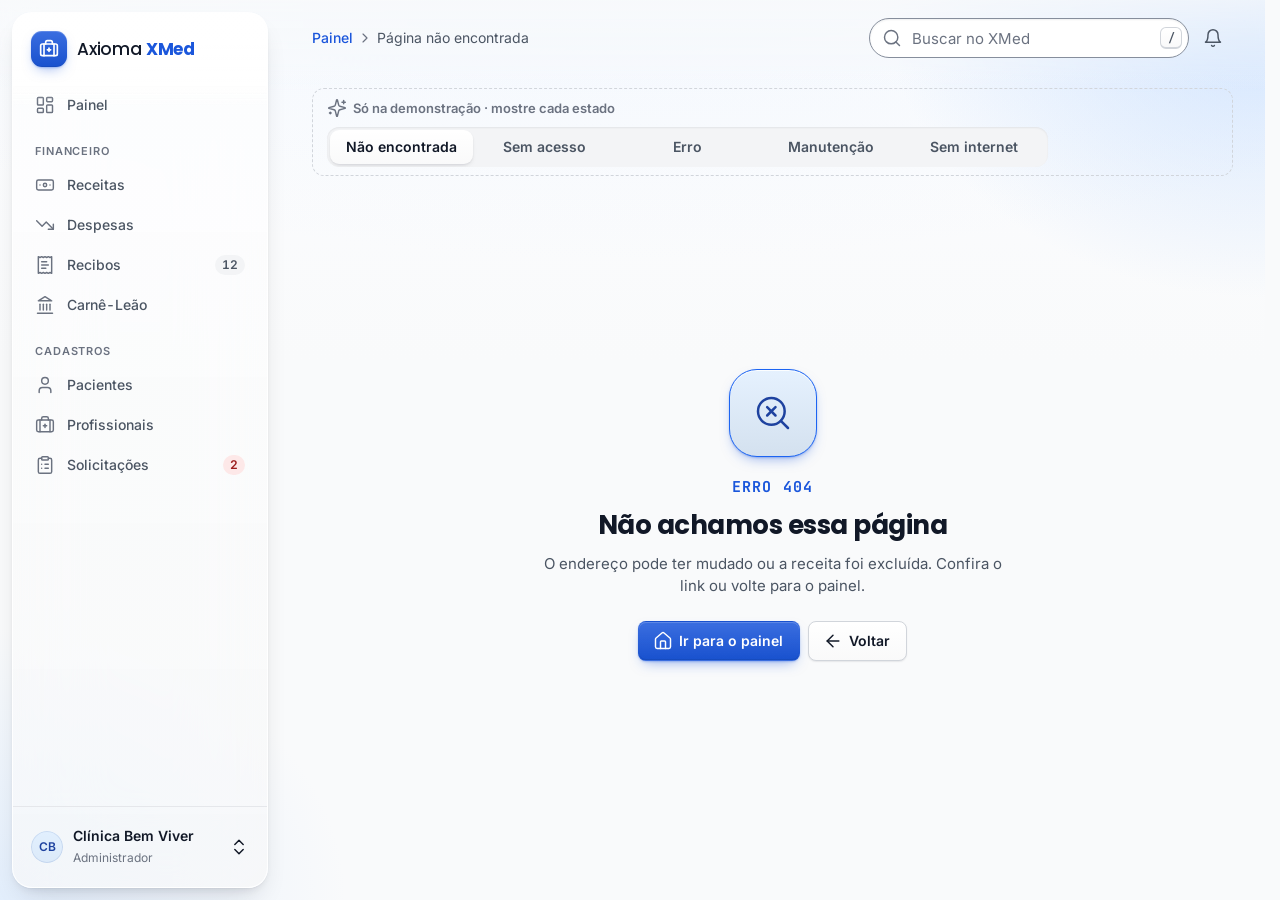
<file: telas/estados.html>
<!doctype html>
<html lang="pt-BR" data-ax-prefs>
<head>
<meta charset="utf-8">
<meta name="viewport" content="width=device-width, initial-scale=1, viewport-fit=cover">
<title>Estados · Axioma XMed</title>
<script>try{var p=JSON.parse(localStorage.getItem('axioma.eixo')||'{}'),t=p.theme&&p.theme!=='auto'?p.theme:(matchMedia('(prefers-contrast: more)').matches?'contraste':matchMedia('(prefers-color-scheme: dark)').matches?'dark':'light');document.documentElement.setAttribute('data-theme',t);}catch(e){}</script>
<link rel="preconnect" href="https://fonts.googleapis.com"><link rel="preconnect" href="https://fonts.gstatic.com" crossorigin>
<link rel="stylesheet" href="https://fonts.googleapis.com/css2?family=Inter:wght@400;500;600;700&family=Poppins:wght@500;600;700&family=JetBrains+Mono:wght@400;500&display=swap">
<link rel="stylesheet" href="../web/eixo.css?v=46640656a0">
<style>
.tela-demo { display: flex; flex-wrap: wrap; align-items: center; gap: 8px 12px; padding: 8px 8px 8px 14px; border: 1px dashed var(--line-strong); border-radius: var(--radius-lg); color: var(--text-mute); font-size: 13px; }
.tela-demo > span { display: inline-flex; align-items: center; gap: 6px; font-weight: 600; }
.tela-demo .ax-seg { max-width: 100%; overflow-x: auto; scrollbar-width: none; }
.tela-demo .ax-seg__opt { white-space: nowrap; }
.ax-link-quiet { color: inherit; text-decoration: none; }
.ax-link-quiet:hover { text-decoration: underline; }
</style>
<script src="../web/eixo.js?v=46640656a0" defer></script>
</head>
<body>
<a class="ax-skip" href="#conteudo">Pular para o conteúdo</a>
<div class="ax-app">
  <aside class="ax-side" aria-label="Menu principal">
    <div class="ax-side__brand"><a class="ax-brand" href="painel.html"><span class="ax-brand__mark" aria-hidden="true"><i class="ax-i" data-i="medical_services" aria-hidden="true"></i></span><span class="ax-brand__text">Axioma <b>XMed</b></span></a></div>
    <nav class="ax-side__nav" data-auto aria-label="Áreas do XMed">
      <a class="ax-nav-item" href="painel.html"><i class="ax-i" data-i="space_dashboard" aria-hidden="true"></i>Painel</a>
      <p class="ax-side__title">Financeiro</p>
      <a class="ax-nav-item" href="lista.html"><i class="ax-i" data-i="payments" aria-hidden="true"></i>Receitas</a>
      <a class="ax-nav-item" href="#"><i class="ax-i" data-i="trending_down" aria-hidden="true"></i>Despesas</a>
      <a class="ax-nav-item" href="#"><i class="ax-i" data-i="receipt_long" aria-hidden="true"></i>Recibos<span class="ax-nav-item__count ax-nav-item__count--quiet">12</span></a>
      <a class="ax-nav-item" href="#"><i class="ax-i" data-i="account_balance" aria-hidden="true"></i>Carnê-Leão</a>
      <p class="ax-side__title">Cadastros</p>
      <a class="ax-nav-item" href="#"><i class="ax-i" data-i="person" aria-hidden="true"></i>Pacientes</a>
      <a class="ax-nav-item" href="#"><i class="ax-i" data-i="medical_services" aria-hidden="true"></i>Profissionais</a>
      <a class="ax-nav-item" href="#"><i class="ax-i" data-i="assignment" aria-hidden="true"></i>Solicitações<span class="ax-nav-item__count">2</span></a>
    </nav>
    <div class="ax-side__foot">
      <button class="ax-user" type="button" data-ax-menu="menu-conta" data-ax-tour="xmed-receitas" data-ax-tour-step="4" data-ax-tour-title="Sua conta" data-ax-tour-text="Aqui ficam seu perfil e as configurações, onde você escolhe o tema: automático, claro, escuro ou alto contraste."><span class="ax-avatar ax-avatar--sm" data-tint="1">CB</span><span class="ax-user__text"><span class="ax-user__name">Clínica Bem Viver</span><span class="ax-user__role">Administrador</span></span><i class="ax-i" data-i="unfold_more" aria-hidden="true"></i></button>
    </div>
  </aside>
  <nav class="ax-rail" aria-label="Menu principal"><a class="ax-brand__mark" href="painel.html" aria-label="Axioma XMed, início"><i class="ax-i" data-i="medical_services" aria-hidden="true"></i></a><a class="ax-rail__item" href="painel.html"><span class="ax-rail__pill"><i class="ax-i" data-i="space_dashboard" aria-hidden="true"></i></span>Painel</a><a class="ax-rail__item" href="lista.html"><span class="ax-rail__pill"><i class="ax-i" data-i="payments" aria-hidden="true"></i></span>Receitas</a><a class="ax-rail__item" href="#"><span class="ax-rail__pill"><i class="ax-i" data-i="receipt_long" aria-hidden="true"></i></span>Recibos</a><a class="ax-rail__item" href="#"><span class="ax-rail__pill"><i class="ax-i" data-i="person" aria-hidden="true"></i></span>Pacientes</a><button class="ax-rail__item" type="button" data-ax-open="nav-mais"><span class="ax-rail__pill"><i class="ax-i" data-i="menu" aria-hidden="true"></i></span>Mais</button></nav>
  <div class="ax-app__main">
    <header class="ax-app__bar">
      <a class="ax-brand ax-app__brand-compact" href="painel.html"><span class="ax-brand__mark" aria-hidden="true"><i class="ax-i" data-i="medical_services" aria-hidden="true"></i></span><span class="ax-brand__text">Axioma <b>XMed</b></span></a>
      <nav class="ax-crumbs" aria-label="Você está em"><a href="painel.html">Painel</a><i class="ax-i" data-i="chevron_right" aria-hidden="true"></i><span aria-current="page">Página não encontrada</span></nav>
      <div class="ax-app__bar-end">
        <label class="ax-search"><i class="ax-i" data-i="search" aria-hidden="true"></i><input type="search" placeholder="Buscar no XMed" aria-label="Buscar no XMed"><span class="ax-kbd">/</span></label>
        <button class="ax-icon-btn" type="button" aria-label="Notificações, 2 novas"><i class="ax-i" data-i="notifications" aria-hidden="true"></i></button>
        <button class="ax-icon-btn ax-only-medium" type="button" data-ax-menu="menu-conta" aria-label="Conta de Clínica Bem Viver"><span class="ax-avatar ax-avatar--xs" data-tint="1">CB</span></button>
      </div>
    </header>
    <main class="ax-app__content" id="conteudo" tabindex="-1">
<div class="ax-page">
  <div class="tela-demo" data-demo-group="estado"><span><i class="ax-i" data-i="auto_awesome" aria-hidden="true"></i>Só na demonstração · mostre cada estado</span><div class="ax-seg" role="radiogroup" aria-label="Estado da tela"><span class="ax-seg__thumb" aria-hidden="true"></span><button class="ax-seg__opt" type="button" role="radio" aria-checked="true" data-demo="404">Não encontrada</button><button class="ax-seg__opt" type="button" role="radio" aria-checked="false" data-demo="403">Sem acesso</button><button class="ax-seg__opt" type="button" role="radio" aria-checked="false" data-demo="500">Erro</button><button class="ax-seg__opt" type="button" role="radio" aria-checked="false" data-demo="manut">Manutenção</button><button class="ax-seg__opt" type="button" role="radio" aria-checked="false" data-demo="offline">Sem internet</button></div></div>
  <div class="ax-state" data-state-panel="404"><div class="ax-state__body">
    <span class="ax-state__art"><i class="ax-i" data-i="search_off" aria-hidden="true"></i></span><span class="ax-state__code">ERRO 404</span>
    <h1 class="ax-state__title">Não achamos essa página</h1><p class="ax-state__text">O endereço pode ter mudado ou a receita foi excluída. Confira o link ou volte para o painel.</p>
    <div class="ax-state__actions"><a class="ax-btn ax-btn--primary" href="painel.html"><i class="ax-i" data-i="home" aria-hidden="true"></i>Ir para o painel</a><button class="ax-btn ax-btn--secondary" type="button"><i class="ax-i" data-i="arrow_back" aria-hidden="true"></i>Voltar</button></div></div></div>
  <div class="ax-state" data-state-panel="403" hidden><div class="ax-state__body">
    <span class="ax-state__art" data-tone="warning"><i class="ax-i" data-i="lock" aria-hidden="true"></i></span><span class="ax-state__code">ACESSO RESTRITO</span>
    <h1 class="ax-state__title">Você não tem acesso a esta área</h1><p class="ax-state__text">O financeiro da clínica fica com quem o administrador liberar. Peça acesso à Juliana Prado.</p>
    <div class="ax-state__actions"><button class="ax-btn ax-btn--primary" type="button"><i class="ax-i" data-i="send" aria-hidden="true"></i>Pedir acesso</button><a class="ax-btn ax-btn--secondary" href="painel.html"><i class="ax-i" data-i="home" aria-hidden="true"></i>Ir para o painel</a></div></div></div>
  <div class="ax-state" data-state-panel="500" hidden><div class="ax-state__body">
    <span class="ax-state__art" data-tone="danger"><i class="ax-i" data-i="warning" aria-hidden="true"></i></span><span class="ax-state__code">ERRO 500</span>
    <h1 class="ax-state__title">Algo deu errado do nosso lado</h1><p class="ax-state__text">Não foi nada que você fez. A equipe já foi avisada. Tente de novo em instantes; seus dados estão seguros.</p>
    <div class="ax-state__actions"><button class="ax-btn ax-btn--primary" type="button"><i class="ax-i" data-i="refresh" aria-hidden="true"></i>Tentar de novo</button><a class="ax-btn ax-btn--secondary" href="painel.html"><i class="ax-i" data-i="home" aria-hidden="true"></i>Ir para o painel</a></div><p class="ax-state__ref">Código para o suporte: XMD-7F3A-2026</p></div></div>
  <div class="ax-state" data-state-panel="manut" hidden><div class="ax-state__body">
    <span class="ax-state__art" data-tone="warning"><i class="ax-i" data-i="schedule" aria-hidden="true"></i></span><span class="ax-state__code">MANUTENÇÃO PROGRAMADA</span>
    <h1 class="ax-state__title">O XMed volta às 06:00</h1><p class="ax-state__text">Estamos atualizando o sistema para o novo layout do recibo. Nada foi perdido.</p>
    <div class="ax-state__actions"><a class="ax-btn ax-btn--secondary" href="#"><i class="ax-i" data-i="monitor_heart" aria-hidden="true"></i>Acompanhar no Axioma Status</a></div></div></div>
  <div class="ax-state" data-state-panel="offline" hidden><div class="ax-state__body">
    <span class="ax-state__art"><i class="ax-i" data-i="cloud_off" aria-hidden="true"></i></span><span class="ax-state__code">SEM CONEXÃO</span>
    <h1 class="ax-state__title">Você está sem internet</h1><p class="ax-state__text">O que você digitou continua aqui. Quando a conexão voltar, é só tentar de novo.</p>
    <div class="ax-state__actions"><button class="ax-btn ax-btn--primary" type="button"><i class="ax-i" data-i="refresh" aria-hidden="true"></i>Tentar de novo</button></div></div></div>
</div>
    </main>
  </div>
  <nav class="ax-bottomnav" data-auto aria-label="Menu principal"><a class="ax-bottomnav__item" href="painel.html"><span class="ax-bottomnav__pill"><i class="ax-i" data-i="home" aria-hidden="true"></i></span>Início</a><a class="ax-bottomnav__item" href="lista.html"><span class="ax-bottomnav__pill"><i class="ax-i" data-i="payments" aria-hidden="true"></i></span>Receitas</a><a class="ax-bottomnav__item" href="#"><span class="ax-bottomnav__pill"><i class="ax-i" data-i="receipt_long" aria-hidden="true"></i></span>Recibos</a><button class="ax-bottomnav__item" type="button" data-ax-open="nav-mais" aria-current="page"><span class="ax-bottomnav__pill"><i class="ax-i" data-i="menu" aria-hidden="true"></i></span>Mais</button></nav>
</div>
<div class="ax-menu" id="menu-conta" hidden aria-label="Conta">
  <div class="ax-menu__group"><a class="ax-menu__item" href="#"><i class="ax-i" data-i="person" aria-hidden="true"></i>Meu perfil</a><a class="ax-menu__item" href="configuracoes.html"><i class="ax-i" data-i="settings" aria-hidden="true"></i>Configurações</a><a class="ax-menu__item" href="#"><i class="ax-i" data-i="help" aria-hidden="true"></i>Ajuda</a></div>
  <div class="ax-menu__group"><a class="ax-menu__item" href="acesso.html"><i class="ax-i" data-i="logout" aria-hidden="true"></i>Sair</a></div>
</div>
<dialog class="ax-sheet" id="nav-mais" aria-labelledby="nav-mais-t">
  <span class="ax-sheet__grabber" aria-hidden="true"></span>
  <h2 class="ax-sheet__title" id="nav-mais-t">Todas as áreas</h2>
  <nav class="ax-side__nav" aria-label="Todas as áreas">
      <a class="ax-nav-item" href="painel.html"><i class="ax-i" data-i="space_dashboard" aria-hidden="true"></i>Painel</a>
      <p class="ax-side__title">Financeiro</p>
      <a class="ax-nav-item" href="lista.html"><i class="ax-i" data-i="payments" aria-hidden="true"></i>Receitas</a>
      <a class="ax-nav-item" href="#"><i class="ax-i" data-i="trending_down" aria-hidden="true"></i>Despesas</a>
      <a class="ax-nav-item" href="#"><i class="ax-i" data-i="receipt_long" aria-hidden="true"></i>Recibos<span class="ax-nav-item__count ax-nav-item__count--quiet">12</span></a>
      <a class="ax-nav-item" href="#"><i class="ax-i" data-i="account_balance" aria-hidden="true"></i>Carnê-Leão</a>
      <p class="ax-side__title">Cadastros</p>
      <a class="ax-nav-item" href="#"><i class="ax-i" data-i="person" aria-hidden="true"></i>Pacientes</a>
      <a class="ax-nav-item" href="#"><i class="ax-i" data-i="medical_services" aria-hidden="true"></i>Profissionais</a>
      <a class="ax-nav-item" href="#"><i class="ax-i" data-i="assignment" aria-hidden="true"></i>Solicitações<span class="ax-nav-item__count">2</span></a>
      <a class="ax-nav-item" href="configuracoes.html"><i class="ax-i" data-i="settings" aria-hidden="true"></i>Configurações</a>
  </nav>
  <button class="ax-btn ax-btn--secondary ax-btn--block" type="button" data-ax-close>Fechar</button>
</dialog>

<script>document.addEventListener('DOMContentLoaded', function () { 
document.querySelectorAll('[data-demo-group]').forEach(function (g) {
  g.addEventListener('click', function (e) {
    var b = e.target.closest('[data-demo]'); if (!b) return;
    document.querySelectorAll('[data-state-panel]').forEach(function (p) { p.hidden = p.getAttribute('data-state-panel') !== b.getAttribute('data-demo'); });
  });
});
document.querySelectorAll('.ax-progress__fill[data-w]').forEach(function (f) { f.style.width = f.getAttribute('data-w') + '%'; });
document.querySelectorAll('form[data-ax-validate]').forEach(function (f) {
  f.addEventListener('submit', function (e) {
    if (f.getAttribute('action') !== '#' && location.protocol !== 'about:' && true) return;
    e.preventDefault(); var b = f.querySelector('[type="submit"]'); Eixo.busy(b, true);
    setTimeout(function () { Eixo.busy(b, false); Eixo.toast({ tone: 'success', title: f.id === 'form-acesso' ? 'Bem-vinda de volta' : 'Tudo certo, salvo', text: 'Na demonstração nada é enviado.' }); }, 900);
  });
});
 });</script>
</body>
</html>
</file>
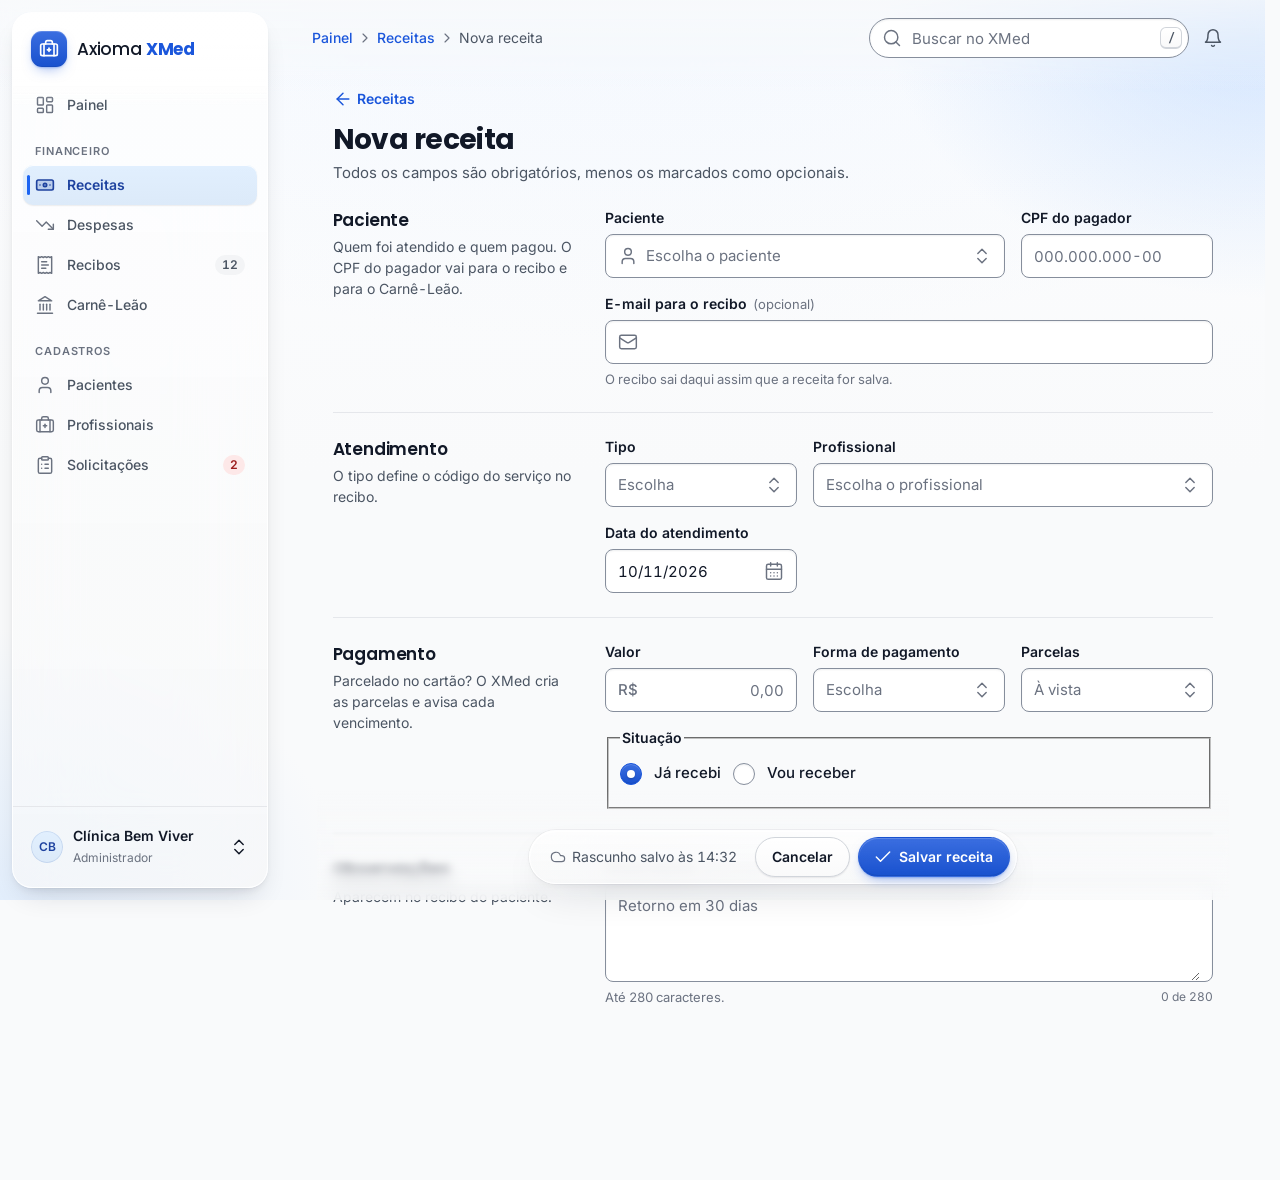
<file: telas/formulario.html>
<!doctype html>
<html lang="pt-BR" data-ax-prefs>
<head>
<meta charset="utf-8">
<meta name="viewport" content="width=device-width, initial-scale=1, viewport-fit=cover">
<title>Formulário · Axioma XMed</title>
<script>try{var p=JSON.parse(localStorage.getItem('axioma.eixo')||'{}'),t=p.theme&&p.theme!=='auto'?p.theme:(matchMedia('(prefers-contrast: more)').matches?'contraste':matchMedia('(prefers-color-scheme: dark)').matches?'dark':'light');document.documentElement.setAttribute('data-theme',t);}catch(e){}</script>
<link rel="preconnect" href="https://fonts.googleapis.com"><link rel="preconnect" href="https://fonts.gstatic.com" crossorigin>
<link rel="stylesheet" href="https://fonts.googleapis.com/css2?family=Inter:wght@400;500;600;700&family=Poppins:wght@500;600;700&family=JetBrains+Mono:wght@400;500&display=swap">
<link rel="stylesheet" href="../web/eixo.css?v=46640656a0">
<style>
.tela-demo { display: flex; flex-wrap: wrap; align-items: center; gap: 8px 12px; padding: 8px 8px 8px 14px; border: 1px dashed var(--line-strong); border-radius: var(--radius-lg); color: var(--text-mute); font-size: 13px; }
.tela-demo > span { display: inline-flex; align-items: center; gap: 6px; font-weight: 600; }
.tela-demo .ax-seg { max-width: 100%; overflow-x: auto; scrollbar-width: none; }
.tela-demo .ax-seg__opt { white-space: nowrap; }
.ax-link-quiet { color: inherit; text-decoration: none; }
.ax-link-quiet:hover { text-decoration: underline; }
</style>
<script src="../web/eixo.js?v=46640656a0" defer></script>
</head>
<body>
<a class="ax-skip" href="#conteudo">Pular para o conteúdo</a>
<div class="ax-app">
  <aside class="ax-side" aria-label="Menu principal">
    <div class="ax-side__brand"><a class="ax-brand" href="painel.html"><span class="ax-brand__mark" aria-hidden="true"><i class="ax-i" data-i="medical_services" aria-hidden="true"></i></span><span class="ax-brand__text">Axioma <b>XMed</b></span></a></div>
    <nav class="ax-side__nav" data-auto aria-label="Áreas do XMed">
      <a class="ax-nav-item" href="painel.html"><i class="ax-i" data-i="space_dashboard" aria-hidden="true"></i>Painel</a>
      <p class="ax-side__title">Financeiro</p>
      <a class="ax-nav-item" href="lista.html" aria-current="page"><i class="ax-i" data-i="payments" aria-hidden="true"></i>Receitas</a>
      <a class="ax-nav-item" href="#"><i class="ax-i" data-i="trending_down" aria-hidden="true"></i>Despesas</a>
      <a class="ax-nav-item" href="#"><i class="ax-i" data-i="receipt_long" aria-hidden="true"></i>Recibos<span class="ax-nav-item__count ax-nav-item__count--quiet">12</span></a>
      <a class="ax-nav-item" href="#"><i class="ax-i" data-i="account_balance" aria-hidden="true"></i>Carnê-Leão</a>
      <p class="ax-side__title">Cadastros</p>
      <a class="ax-nav-item" href="#"><i class="ax-i" data-i="person" aria-hidden="true"></i>Pacientes</a>
      <a class="ax-nav-item" href="#"><i class="ax-i" data-i="medical_services" aria-hidden="true"></i>Profissionais</a>
      <a class="ax-nav-item" href="#"><i class="ax-i" data-i="assignment" aria-hidden="true"></i>Solicitações<span class="ax-nav-item__count">2</span></a>
    </nav>
    <div class="ax-side__foot">
      <button class="ax-user" type="button" data-ax-menu="menu-conta" data-ax-tour="xmed-receitas" data-ax-tour-step="4" data-ax-tour-title="Sua conta" data-ax-tour-text="Aqui ficam seu perfil e as configurações, onde você escolhe o tema: automático, claro, escuro ou alto contraste."><span class="ax-avatar ax-avatar--sm" data-tint="1">CB</span><span class="ax-user__text"><span class="ax-user__name">Clínica Bem Viver</span><span class="ax-user__role">Administrador</span></span><i class="ax-i" data-i="unfold_more" aria-hidden="true"></i></button>
    </div>
  </aside>
  <nav class="ax-rail" aria-label="Menu principal"><a class="ax-brand__mark" href="painel.html" aria-label="Axioma XMed, início"><i class="ax-i" data-i="medical_services" aria-hidden="true"></i></a><a class="ax-rail__item" href="painel.html"><span class="ax-rail__pill"><i class="ax-i" data-i="space_dashboard" aria-hidden="true"></i></span>Painel</a><a class="ax-rail__item" href="lista.html" aria-current="page"><span class="ax-rail__pill"><i class="ax-i" data-i="payments" aria-hidden="true"></i></span>Receitas</a><a class="ax-rail__item" href="#"><span class="ax-rail__pill"><i class="ax-i" data-i="receipt_long" aria-hidden="true"></i></span>Recibos</a><a class="ax-rail__item" href="#"><span class="ax-rail__pill"><i class="ax-i" data-i="person" aria-hidden="true"></i></span>Pacientes</a><button class="ax-rail__item" type="button" data-ax-open="nav-mais"><span class="ax-rail__pill"><i class="ax-i" data-i="menu" aria-hidden="true"></i></span>Mais</button></nav>
  <div class="ax-app__main">
    <header class="ax-app__bar">
      <a class="ax-brand ax-app__brand-compact" href="painel.html"><span class="ax-brand__mark" aria-hidden="true"><i class="ax-i" data-i="medical_services" aria-hidden="true"></i></span><span class="ax-brand__text">Axioma <b>XMed</b></span></a>
      <nav class="ax-crumbs" aria-label="Você está em"><a href="painel.html">Painel</a><i class="ax-i" data-i="chevron_right" aria-hidden="true"></i><a href="lista.html">Receitas</a><i class="ax-i" data-i="chevron_right" aria-hidden="true"></i><span aria-current="page">Nova receita</span></nav>
      <div class="ax-app__bar-end">
        <label class="ax-search"><i class="ax-i" data-i="search" aria-hidden="true"></i><input type="search" placeholder="Buscar no XMed" aria-label="Buscar no XMed"><span class="ax-kbd">/</span></label>
        <button class="ax-icon-btn" type="button" aria-label="Notificações, 2 novas"><i class="ax-i" data-i="notifications" aria-hidden="true"></i></button>
        <button class="ax-icon-btn ax-only-medium" type="button" data-ax-menu="menu-conta" aria-label="Conta de Clínica Bem Viver"><span class="ax-avatar ax-avatar--xs" data-tint="1">CB</span></button>
      </div>
    </header>
    <main class="ax-app__content ax-app__content--form" id="conteudo" tabindex="-1">
<div class="ax-page">
  <a class="ax-back" href="lista.html"><i class="ax-i" data-i="arrow_back" aria-hidden="true"></i>Receitas</a>
  <header class="ax-pagehead"><div class="ax-pagehead__text"><h1 class="ax-pagehead__title">Nova receita</h1><p class="ax-pagehead__desc">Todos os campos são obrigatórios, menos os marcados como opcionais.</p></div></header>
  <form class="ax-form" data-ax-validate action="detalhe.html" method="get" id="form-receita">
  <section class="ax-form__section" aria-labelledby="s-pac">
    <div class="ax-form__intro"><h2 id="s-pac">Paciente</h2><p>Quem foi atendido e quem pagou. O CPF do pagador vai para o recibo e para o Carnê-Leão.</p></div>
    <div class="ax-form__fields">
      <div class="ax-field" data-span="two-thirds"><span class="ax-field__label" id="paciente-l">Paciente</span>
      <div class="ax-select" data-required><input type="hidden" name="paciente">
        <button type="button" class="ax-input ax-select__trigger" id="paciente" aria-labelledby="paciente-l paciente-v"><i class="ax-i" data-i="person" aria-hidden="true"></i><span class="ax-select__value" id="paciente-v" data-placeholder>Escolha o paciente</span><i class="ax-i ax-select__chev" data-i="unfold_more" aria-hidden="true"></i></button>
        <div class="ax-select__pop" hidden><div class="ax-select__search"><i class="ax-i" data-i="search" aria-hidden="true"></i><input type="text" placeholder="Buscar" aria-label="Buscar paciente" aria-controls="paciente-list" role="combobox" aria-expanded="true"></div><ul class="ax-select__list" id="paciente-list" role="listbox" aria-labelledby="paciente-l" tabindex="-1"><li class="ax-option" role="option" data-value="maria" aria-selected="false">Maria Aparecida Lima</li><li class="ax-option" role="option" data-value="joao" aria-selected="false">João Pedro Almeida</li><li class="ax-option" role="option" data-value="rebeca" aria-selected="false">Rebeca Nogueira</li><li class="ax-option" role="option" data-value="carlos" aria-selected="false">Carlos Henrique Dias</li><li class="ax-option" role="option" data-value="luiza" aria-selected="false">Luíza Andrade</li><li class="ax-option" role="option" data-value="tiago" aria-selected="false">Tiago Moreira</li><li class="ax-option" role="option" data-value="beatriz" aria-selected="false">Beatriz Sampaio</li></ul></div>
      </div></div>
      <div class="ax-field" data-span="third"><label class="ax-field__label" for="cpf">CPF do pagador</label>
      <div class="ax-input"><input id="cpf" name="cpf" type="text" required data-ax-mask="cpf" data-ax-valid="cpf" autocomplete="off" placeholder="000.000.000-00"></div></div>
      <div class="ax-field"><label class="ax-field__label" for="email">E-mail para o recibo <span class="ax-field__optional">(opcional)</span></label>
      <div class="ax-input"><i class="ax-i" data-i="mail" aria-hidden="true"></i><input id="email" name="email" type="email" aria-describedby="email-h" autocomplete="email"></div><p class="ax-field__hint" id="email-h">O recibo sai daqui assim que a receita for salva.</p></div>
    </div>
  </section>
  <section class="ax-form__section" aria-labelledby="s-at">
    <div class="ax-form__intro"><h2 id="s-at">Atendimento</h2><p>O tipo define o código do serviço no recibo.</p></div>
    <div class="ax-form__fields">
      <div class="ax-field" data-span="third"><span class="ax-field__label" id="tipo-l">Tipo</span>
      <div class="ax-select" data-required><input type="hidden" name="tipo">
        <button type="button" class="ax-input ax-select__trigger" id="tipo" aria-labelledby="tipo-l tipo-v"><span class="ax-select__value" id="tipo-v" data-placeholder>Escolha</span><i class="ax-i ax-select__chev" data-i="unfold_more" aria-hidden="true"></i></button>
        <div class="ax-select__pop" hidden><ul class="ax-select__list" id="tipo-list" role="listbox" aria-labelledby="tipo-l" tabindex="-1"><li class="ax-option" role="option" data-value="consulta" aria-selected="false">Consulta</li><li class="ax-option" role="option" data-value="retorno" aria-selected="false">Retorno<span class="ax-option__hint">sem custo</span></li><li class="ax-option" role="option" data-value="procedimento" aria-selected="false">Procedimento</li></ul></div>
      </div></div>
      <div class="ax-field" data-span="two-thirds"><span class="ax-field__label" id="prof-l">Profissional</span>
      <div class="ax-select" data-required><input type="hidden" name="prof">
        <button type="button" class="ax-input ax-select__trigger" id="prof" aria-labelledby="prof-l prof-v"><span class="ax-select__value" id="prof-v" data-placeholder>Escolha o profissional</span><i class="ax-i ax-select__chev" data-i="unfold_more" aria-hidden="true"></i></button>
        <div class="ax-select__pop" hidden><div class="ax-select__search"><i class="ax-i" data-i="search" aria-hidden="true"></i><input type="text" placeholder="Buscar" aria-label="Buscar profissional" aria-controls="prof-list" role="combobox" aria-expanded="true"></div><ul class="ax-select__list" id="prof-list" role="listbox" aria-labelledby="prof-l" tabindex="-1"><li class="ax-select__section" role="group" aria-labelledby="prof-g0"><span class="ax-select__group" id="prof-g0">Clínica geral</span><ul class="ax-select__options" role="none"><li class="ax-option" role="option" data-value="ana" aria-selected="false"><i class="ax-i" data-i="medical_services" aria-hidden="true"></i>Dra. Ana Beatriz</li><li class="ax-option" role="option" data-value="joao" aria-selected="false"><i class="ax-i" data-i="medical_services" aria-hidden="true"></i>Dr. João Simões</li></ul></li><li class="ax-select__section" role="group" aria-labelledby="prof-g1"><span class="ax-select__group" id="prof-g1">Cardiologia</span><ul class="ax-select__options" role="none"><li class="ax-option" role="option" data-value="caio" aria-selected="false"><i class="ax-i" data-i="medical_services" aria-hidden="true"></i>Dr. Caio Freitas</li><li class="ax-option" role="option" data-value="helena" aria-selected="false"><i class="ax-i" data-i="medical_services" aria-hidden="true"></i>Dra. Helena Araújo<span class="ax-option__hint">só às terças</span></li></ul></li><li class="ax-select__section" role="group" aria-labelledby="prof-g2"><span class="ax-select__group" id="prof-g2">Dermatologia</span><ul class="ax-select__options" role="none"><li class="ax-option" role="option" data-value="mariana" aria-selected="false"><i class="ax-i" data-i="medical_services" aria-hidden="true"></i>Dra. Mariana Costa</li><li class="ax-option" role="option" data-value="otavio" aria-selected="false"><i class="ax-i" data-i="medical_services" aria-hidden="true"></i>Dr. Otávio Lemos</li></ul></li><li class="ax-select__section" role="group" aria-labelledby="prof-g3"><span class="ax-select__group" id="prof-g3">Pediatria</span><ul class="ax-select__options" role="none"><li class="ax-option" role="option" data-value="lucia" aria-selected="false"><i class="ax-i" data-i="medical_services" aria-hidden="true"></i>Dra. Lúcia Paiva</li><li class="ax-option" role="option" data-value="renato" aria-selected="false"><i class="ax-i" data-i="medical_services" aria-hidden="true"></i>Dr. Renato Guimarães</li></ul></li></ul></div>
      </div></div>
      <div class="ax-field" data-span="third"><label class="ax-field__label" for="data">Data do atendimento</label>
      <div class="ax-input"><i class="ax-i" data-i="calendar_today" aria-hidden="true"></i><input id="data" name="data" type="text" required data-ax-date data-max="hoje" value="10/11/2026" placeholder="dd/mm/aaaa"></div></div>
    </div>
  </section>
  <section class="ax-form__section" aria-labelledby="s-pg">
    <div class="ax-form__intro"><h2 id="s-pg">Pagamento</h2><p>Parcelado no cartão? O XMed cria as parcelas e avisa cada vencimento.</p></div>
    <div class="ax-form__fields">
      <div class="ax-field" data-span="third"><label class="ax-field__label" for="valor">Valor</label>
      <div class="ax-input ax-input--num"><span class="ax-input__adorn">R$</span><input id="valor" name="valor" type="text" required data-ax-mask="moeda" placeholder="0,00"></div></div>
      <div class="ax-field" data-span="third"><span class="ax-field__label" id="forma-l">Forma de pagamento</span>
      <div class="ax-select" data-required><input type="hidden" name="forma">
        <button type="button" class="ax-input ax-select__trigger" id="forma" aria-labelledby="forma-l forma-v"><span class="ax-select__value" id="forma-v" data-placeholder>Escolha</span><i class="ax-i ax-select__chev" data-i="unfold_more" aria-hidden="true"></i></button>
        <div class="ax-select__pop" hidden><ul class="ax-select__list" id="forma-list" role="listbox" aria-labelledby="forma-l" tabindex="-1"><li class="ax-option" role="option" data-value="pix" aria-selected="false"><i class="ax-i" data-i="qr_code" aria-hidden="true"></i>Pix</li><li class="ax-option" role="option" data-value="credito" aria-selected="false"><i class="ax-i" data-i="credit_card" aria-hidden="true"></i>Cartão de crédito<span class="ax-option__hint">até 12x</span></li><li class="ax-option" role="option" data-value="debito" aria-selected="false"><i class="ax-i" data-i="credit_card" aria-hidden="true"></i>Cartão de débito</li><li class="ax-option" role="option" data-value="dinheiro" aria-selected="false"><i class="ax-i" data-i="payments" aria-hidden="true"></i>Dinheiro</li><li class="ax-option" role="option" data-value="convenio" aria-selected="false"><i class="ax-i" data-i="shield" aria-hidden="true"></i>Convênio</li></ul></div>
      </div></div>
      <div class="ax-field" data-span="third"><span class="ax-field__label" id="parcelas-l">Parcelas</span>
      <div class="ax-select"><input type="hidden" name="parcelas">
        <button type="button" class="ax-input ax-select__trigger" id="parcelas" aria-labelledby="parcelas-l parcelas-v"><span class="ax-select__value" id="parcelas-v" data-placeholder>À vista</span><i class="ax-i ax-select__chev" data-i="unfold_more" aria-hidden="true"></i></button>
        <div class="ax-select__pop" hidden><ul class="ax-select__list" id="parcelas-list" role="listbox" aria-labelledby="parcelas-l" tabindex="-1"><li class="ax-option" role="option" data-value="1" aria-selected="false">À vista</li><li class="ax-option" role="option" data-value="2" aria-selected="false">2x</li><li class="ax-option" role="option" data-value="3" aria-selected="false">3x</li><li class="ax-option" role="option" data-value="4" aria-selected="false">4x</li><li class="ax-option" role="option" data-value="5" aria-selected="false">5x</li><li class="ax-option" role="option" data-value="6" aria-selected="false">6x</li><li class="ax-option" role="option" data-value="7" aria-selected="false">7x</li><li class="ax-option" role="option" data-value="8" aria-selected="false">8x</li><li class="ax-option" role="option" data-value="9" aria-selected="false">9x</li><li class="ax-option" role="option" data-value="10" aria-selected="false">10x</li><li class="ax-option" role="option" data-value="11" aria-selected="false">11x</li><li class="ax-option" role="option" data-value="12" aria-selected="false">12x</li></ul></div>
      </div></div>
      <fieldset class="ax-field"><legend class="ax-field__label">Situação</legend><div class="ax-row">
        <label class="ax-choice"><input type="radio" class="ax-radio" name="sit" value="recebida" required checked><span class="ax-choice__title">Já recebi</span></label>
        <label class="ax-choice"><input type="radio" class="ax-radio" name="sit" value="areceber"><span class="ax-choice__title">Vou receber</span></label>
      </div></fieldset>
    </div>
  </section>
  <section class="ax-form__section" aria-labelledby="s-obs">
    <div class="ax-form__intro"><h2 id="s-obs">Observações</h2><p>Aparecem no recibo do paciente.</p></div>
    <div class="ax-form__fields">
      <div class="ax-field"><label class="ax-field__label" for="obs">Observações <span class="ax-field__optional">(opcional)</span></label>
        <div class="ax-input ax-input--textarea"><textarea id="obs" name="obs" maxlength="280" placeholder="Retorno em 30 dias"></textarea></div>
        <div class="ax-field__footer"><p class="ax-field__hint">Até 280 caracteres.</p><span class="ax-field__count" aria-live="polite"></span></div></div>
    </div>
  </section>
  <div class="ax-actionbar">
    <span class="ax-actionbar__note"><i class="ax-i" data-i="cloud" aria-hidden="true"></i>Rascunho salvo às 14:32</span>
    <a class="ax-btn ax-btn--secondary" href="lista.html">Cancelar</a>
    <button class="ax-btn ax-btn--primary" type="submit"><i class="ax-i ax-btn__icon" data-i="check" aria-hidden="true"></i>Salvar receita</button>
  </div>
</form>
</div>
    </main>
  </div>
  <nav class="ax-bottomnav" data-auto aria-label="Menu principal"><a class="ax-bottomnav__item" href="painel.html"><span class="ax-bottomnav__pill"><i class="ax-i" data-i="home" aria-hidden="true"></i></span>Início</a><a class="ax-bottomnav__item" href="lista.html" aria-current="page"><span class="ax-bottomnav__pill"><i class="ax-i" data-i="payments" aria-hidden="true"></i></span>Receitas</a><a class="ax-bottomnav__item" href="#"><span class="ax-bottomnav__pill"><i class="ax-i" data-i="receipt_long" aria-hidden="true"></i></span>Recibos</a><button class="ax-bottomnav__item" type="button" data-ax-open="nav-mais"><span class="ax-bottomnav__pill"><i class="ax-i" data-i="menu" aria-hidden="true"></i></span>Mais</button></nav>
</div>
<div class="ax-menu" id="menu-conta" hidden aria-label="Conta">
  <div class="ax-menu__group"><a class="ax-menu__item" href="#"><i class="ax-i" data-i="person" aria-hidden="true"></i>Meu perfil</a><a class="ax-menu__item" href="configuracoes.html"><i class="ax-i" data-i="settings" aria-hidden="true"></i>Configurações</a><a class="ax-menu__item" href="#"><i class="ax-i" data-i="help" aria-hidden="true"></i>Ajuda</a></div>
  <div class="ax-menu__group"><a class="ax-menu__item" href="acesso.html"><i class="ax-i" data-i="logout" aria-hidden="true"></i>Sair</a></div>
</div>
<dialog class="ax-sheet" id="nav-mais" aria-labelledby="nav-mais-t">
  <span class="ax-sheet__grabber" aria-hidden="true"></span>
  <h2 class="ax-sheet__title" id="nav-mais-t">Todas as áreas</h2>
  <nav class="ax-side__nav" aria-label="Todas as áreas">
      <a class="ax-nav-item" href="painel.html"><i class="ax-i" data-i="space_dashboard" aria-hidden="true"></i>Painel</a>
      <p class="ax-side__title">Financeiro</p>
      <a class="ax-nav-item" href="lista.html" aria-current="page"><i class="ax-i" data-i="payments" aria-hidden="true"></i>Receitas</a>
      <a class="ax-nav-item" href="#"><i class="ax-i" data-i="trending_down" aria-hidden="true"></i>Despesas</a>
      <a class="ax-nav-item" href="#"><i class="ax-i" data-i="receipt_long" aria-hidden="true"></i>Recibos<span class="ax-nav-item__count ax-nav-item__count--quiet">12</span></a>
      <a class="ax-nav-item" href="#"><i class="ax-i" data-i="account_balance" aria-hidden="true"></i>Carnê-Leão</a>
      <p class="ax-side__title">Cadastros</p>
      <a class="ax-nav-item" href="#"><i class="ax-i" data-i="person" aria-hidden="true"></i>Pacientes</a>
      <a class="ax-nav-item" href="#"><i class="ax-i" data-i="medical_services" aria-hidden="true"></i>Profissionais</a>
      <a class="ax-nav-item" href="#"><i class="ax-i" data-i="assignment" aria-hidden="true"></i>Solicitações<span class="ax-nav-item__count">2</span></a>
      <a class="ax-nav-item" href="configuracoes.html"><i class="ax-i" data-i="settings" aria-hidden="true"></i>Configurações</a>
  </nav>
  <button class="ax-btn ax-btn--secondary ax-btn--block" type="button" data-ax-close>Fechar</button>
</dialog>

<script>document.addEventListener('DOMContentLoaded', function () { 
document.querySelectorAll('[data-demo-group]').forEach(function (g) {
  g.addEventListener('click', function (e) {
    var b = e.target.closest('[data-demo]'); if (!b) return;
    document.querySelectorAll('[data-state-panel]').forEach(function (p) { p.hidden = p.getAttribute('data-state-panel') !== b.getAttribute('data-demo'); });
  });
});
document.querySelectorAll('.ax-progress__fill[data-w]').forEach(function (f) { f.style.width = f.getAttribute('data-w') + '%'; });
document.querySelectorAll('form[data-ax-validate]').forEach(function (f) {
  f.addEventListener('submit', function (e) {
    if (f.getAttribute('action') !== '#' && location.protocol !== 'about:' && true) return;
    e.preventDefault(); var b = f.querySelector('[type="submit"]'); Eixo.busy(b, true);
    setTimeout(function () { Eixo.busy(b, false); Eixo.toast({ tone: 'success', title: f.id === 'form-acesso' ? 'Bem-vinda de volta' : 'Tudo certo, salvo', text: 'Na demonstração nada é enviado.' }); }, 900);
  });
});
 });</script>
</body>
</html>
</file>
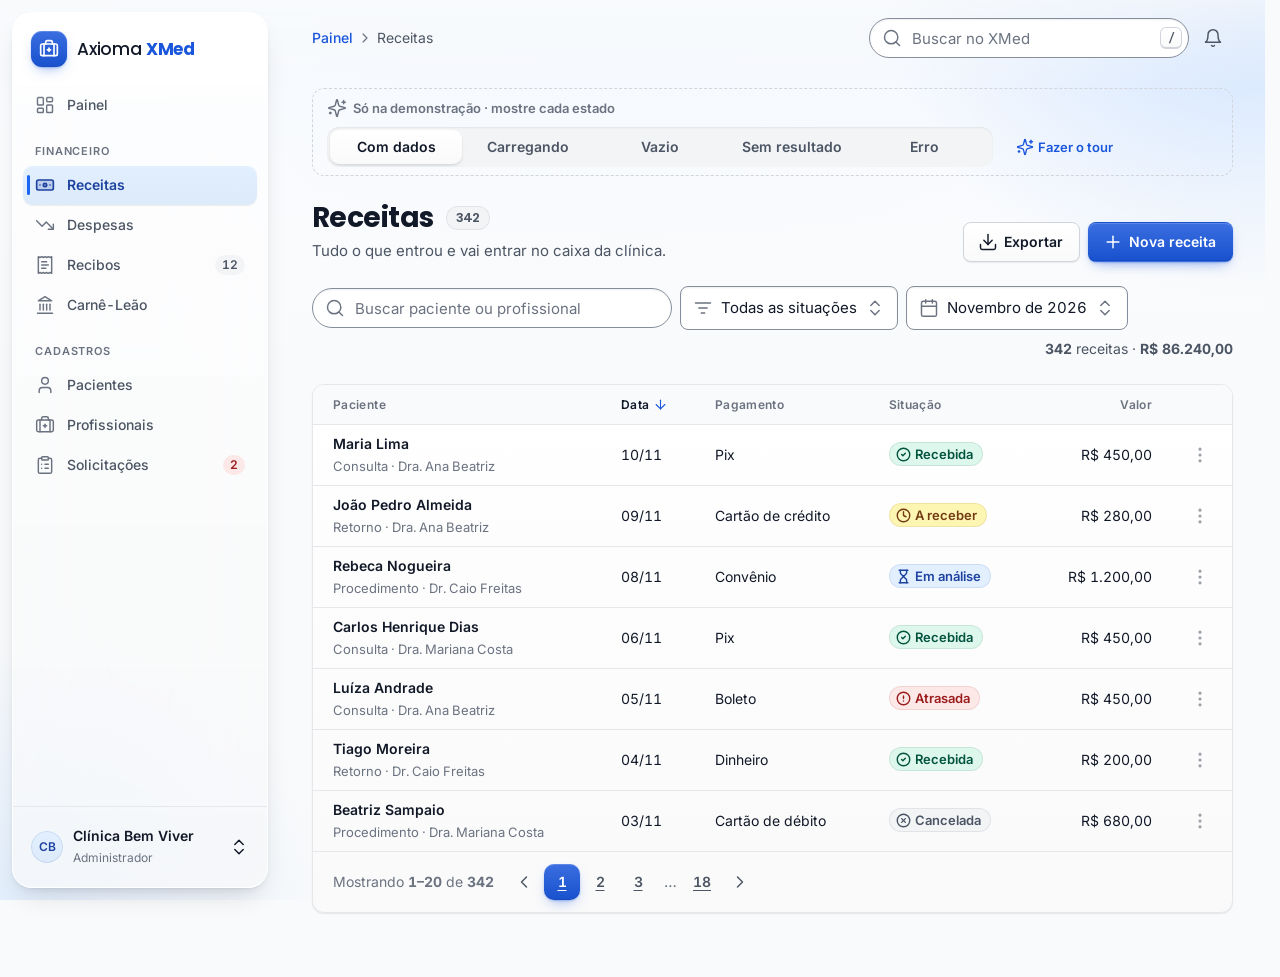
<file: telas/lista.html>
<!doctype html>
<html lang="pt-BR" data-ax-prefs>
<head>
<meta charset="utf-8">
<meta name="viewport" content="width=device-width, initial-scale=1, viewport-fit=cover">
<title>Lista · Axioma XMed</title>
<script>try{var p=JSON.parse(localStorage.getItem('axioma.eixo')||'{}'),t=p.theme&&p.theme!=='auto'?p.theme:(matchMedia('(prefers-contrast: more)').matches?'contraste':matchMedia('(prefers-color-scheme: dark)').matches?'dark':'light');document.documentElement.setAttribute('data-theme',t);}catch(e){}</script>
<link rel="preconnect" href="https://fonts.googleapis.com"><link rel="preconnect" href="https://fonts.gstatic.com" crossorigin>
<link rel="stylesheet" href="https://fonts.googleapis.com/css2?family=Inter:wght@400;500;600;700&family=Poppins:wght@500;600;700&family=JetBrains+Mono:wght@400;500&display=swap">
<link rel="stylesheet" href="../web/eixo.css?v=46640656a0">
<style>
.tela-demo { display: flex; flex-wrap: wrap; align-items: center; gap: 8px 12px; padding: 8px 8px 8px 14px; border: 1px dashed var(--line-strong); border-radius: var(--radius-lg); color: var(--text-mute); font-size: 13px; }
.tela-demo > span { display: inline-flex; align-items: center; gap: 6px; font-weight: 600; }
.tela-demo .ax-seg { max-width: 100%; overflow-x: auto; scrollbar-width: none; }
.tela-demo .ax-seg__opt { white-space: nowrap; }
.ax-link-quiet { color: inherit; text-decoration: none; }
.ax-link-quiet:hover { text-decoration: underline; }
</style>
<script src="../web/eixo.js?v=46640656a0" defer></script>
</head>
<body>
<a class="ax-skip" href="#conteudo">Pular para o conteúdo</a>
<div class="ax-app">
  <aside class="ax-side" aria-label="Menu principal">
    <div class="ax-side__brand"><a class="ax-brand" href="painel.html"><span class="ax-brand__mark" aria-hidden="true"><i class="ax-i" data-i="medical_services" aria-hidden="true"></i></span><span class="ax-brand__text">Axioma <b>XMed</b></span></a></div>
    <nav class="ax-side__nav" data-auto aria-label="Áreas do XMed">
      <a class="ax-nav-item" href="painel.html"><i class="ax-i" data-i="space_dashboard" aria-hidden="true"></i>Painel</a>
      <p class="ax-side__title">Financeiro</p>
      <a class="ax-nav-item" href="lista.html" aria-current="page"><i class="ax-i" data-i="payments" aria-hidden="true"></i>Receitas</a>
      <a class="ax-nav-item" href="#"><i class="ax-i" data-i="trending_down" aria-hidden="true"></i>Despesas</a>
      <a class="ax-nav-item" href="#"><i class="ax-i" data-i="receipt_long" aria-hidden="true"></i>Recibos<span class="ax-nav-item__count ax-nav-item__count--quiet">12</span></a>
      <a class="ax-nav-item" href="#"><i class="ax-i" data-i="account_balance" aria-hidden="true"></i>Carnê-Leão</a>
      <p class="ax-side__title">Cadastros</p>
      <a class="ax-nav-item" href="#"><i class="ax-i" data-i="person" aria-hidden="true"></i>Pacientes</a>
      <a class="ax-nav-item" href="#"><i class="ax-i" data-i="medical_services" aria-hidden="true"></i>Profissionais</a>
      <a class="ax-nav-item" href="#"><i class="ax-i" data-i="assignment" aria-hidden="true"></i>Solicitações<span class="ax-nav-item__count">2</span></a>
    </nav>
    <div class="ax-side__foot">
      <button class="ax-user" type="button" data-ax-menu="menu-conta" data-ax-tour="xmed-receitas" data-ax-tour-step="4" data-ax-tour-title="Sua conta" data-ax-tour-text="Aqui ficam seu perfil e as configurações, onde você escolhe o tema: automático, claro, escuro ou alto contraste."><span class="ax-avatar ax-avatar--sm" data-tint="1">CB</span><span class="ax-user__text"><span class="ax-user__name">Clínica Bem Viver</span><span class="ax-user__role">Administrador</span></span><i class="ax-i" data-i="unfold_more" aria-hidden="true"></i></button>
    </div>
  </aside>
  <nav class="ax-rail" aria-label="Menu principal"><a class="ax-brand__mark" href="painel.html" aria-label="Axioma XMed, início"><i class="ax-i" data-i="medical_services" aria-hidden="true"></i></a><a class="ax-rail__item" href="painel.html"><span class="ax-rail__pill"><i class="ax-i" data-i="space_dashboard" aria-hidden="true"></i></span>Painel</a><a class="ax-rail__item" href="lista.html" aria-current="page"><span class="ax-rail__pill"><i class="ax-i" data-i="payments" aria-hidden="true"></i></span>Receitas</a><a class="ax-rail__item" href="#"><span class="ax-rail__pill"><i class="ax-i" data-i="receipt_long" aria-hidden="true"></i></span>Recibos</a><a class="ax-rail__item" href="#"><span class="ax-rail__pill"><i class="ax-i" data-i="person" aria-hidden="true"></i></span>Pacientes</a><button class="ax-rail__item" type="button" data-ax-open="nav-mais"><span class="ax-rail__pill"><i class="ax-i" data-i="menu" aria-hidden="true"></i></span>Mais</button></nav>
  <div class="ax-app__main">
    <header class="ax-app__bar">
      <a class="ax-brand ax-app__brand-compact" href="painel.html"><span class="ax-brand__mark" aria-hidden="true"><i class="ax-i" data-i="medical_services" aria-hidden="true"></i></span><span class="ax-brand__text">Axioma <b>XMed</b></span></a>
      <nav class="ax-crumbs" aria-label="Você está em"><a href="painel.html">Painel</a><i class="ax-i" data-i="chevron_right" aria-hidden="true"></i><span aria-current="page">Receitas</span></nav>
      <div class="ax-app__bar-end">
        <label class="ax-search"><i class="ax-i" data-i="search" aria-hidden="true"></i><input type="search" placeholder="Buscar no XMed" aria-label="Buscar no XMed"><span class="ax-kbd">/</span></label>
        <button class="ax-icon-btn" type="button" aria-label="Notificações, 2 novas"><i class="ax-i" data-i="notifications" aria-hidden="true"></i></button>
        <button class="ax-icon-btn ax-only-medium" type="button" data-ax-menu="menu-conta" aria-label="Conta de Clínica Bem Viver"><span class="ax-avatar ax-avatar--xs" data-tint="1">CB</span></button>
      </div>
    </header>
    <main class="ax-app__content" id="conteudo" tabindex="-1">
<div class="ax-page">
  <div class="tela-demo" data-demo-group="estado"><span><i class="ax-i" data-i="auto_awesome" aria-hidden="true"></i>Só na demonstração · mostre cada estado</span><div class="ax-seg" role="radiogroup" aria-label="Estado da tela"><span class="ax-seg__thumb" aria-hidden="true"></span><button class="ax-seg__opt" type="button" role="radio" aria-checked="true" data-demo="dados">Com dados</button><button class="ax-seg__opt" type="button" role="radio" aria-checked="false" data-demo="carregando">Carregando</button><button class="ax-seg__opt" type="button" role="radio" aria-checked="false" data-demo="vazio">Vazio</button><button class="ax-seg__opt" type="button" role="radio" aria-checked="false" data-demo="filtro">Sem resultado</button><button class="ax-seg__opt" type="button" role="radio" aria-checked="false" data-demo="erro">Erro</button></div><button class="ax-btn ax-btn--ghost ax-btn--sm" type="button" data-ax-tour-start="xmed-receitas"><i class="ax-i" data-i="auto_awesome" aria-hidden="true"></i>Fazer o tour</button></div><template data-ax-tour="xmed-receitas" data-ax-tour-step="0" data-ax-tour-title="Receitas de cara nova" data-ax-tour-text="Em 4 passos, veja onde ficou cada coisa nesta tela. Leva menos de um minuto e dá para pular quando quiser."></template>
  <header class="ax-pagehead"><div class="ax-pagehead__text"><h1 class="ax-pagehead__title">Receitas <span class="ax-pill ax-pill--plain">342</span></h1><p class="ax-pagehead__desc">Tudo o que entrou e vai entrar no caixa da clínica.</p></div><div class="ax-pagehead__actions"><button class="ax-btn ax-btn--secondary ax-hide-compact" type="button"><i class="ax-i" data-i="download" aria-hidden="true"></i>Exportar</button><a class="ax-btn ax-btn--primary" href="formulario.html" data-ax-tour="xmed-receitas" data-ax-tour-step="1" data-ax-tour-title="Lançar uma receita" data-ax-tour-text="Toda receita começa aqui. O XMed já calcula o Carnê-Leão e emite o recibo quando você salva."><i class="ax-i" data-i="add" aria-hidden="true"></i>Nova receita</a></div></header>
  <div class="ax-toolbar" role="search" aria-label="Filtrar receitas" data-ax-tour="xmed-receitas" data-ax-tour-step="2" data-ax-tour-title="Busca e filtros" data-ax-tour-text="Procure pelo nome do paciente ou do profissional e filtre por situação e por mês. O total do período aparece à direita.">
  <label class="ax-search"><i class="ax-i" data-i="search" aria-hidden="true"></i><input type="search" placeholder="Buscar paciente ou profissional" aria-label="Buscar receitas"></label>
  <div class="ax-select ax-hide-compact" data-value="todas"><button type="button" class="ax-input ax-select__trigger" aria-label="Situação"><i class="ax-i" data-i="filter_list" aria-hidden="true"></i><span class="ax-select__value">Todas as situações</span><i class="ax-i ax-select__chev" data-i="unfold_more" aria-hidden="true"></i></button>
    <div class="ax-select__pop" hidden><ul class="ax-select__list" role="listbox" aria-label="Situação" tabindex="-1">
      <li class="ax-option" role="option" data-value="todas" aria-selected="true">Todas as situações</li>
      <li class="ax-option" role="option" data-value="recebida" aria-selected="false"><i class="ax-i" data-i="check_circle" aria-hidden="true"></i>Recebida</li>
      <li class="ax-option" role="option" data-value="areceber" aria-selected="false"><i class="ax-i" data-i="schedule" aria-hidden="true"></i>A receber</li>
      <li class="ax-option" role="option" data-value="analise" aria-selected="false"><i class="ax-i" data-i="hourglass_top" aria-hidden="true"></i>Em análise</li>
      <li class="ax-option" role="option" data-value="atrasada" aria-selected="false"><i class="ax-i" data-i="error" aria-hidden="true"></i>Atrasada</li>
    </ul></div></div>
  <div class="ax-select ax-hide-compact" data-value="nov"><button type="button" class="ax-input ax-select__trigger" aria-label="Período"><i class="ax-i" data-i="calendar_month" aria-hidden="true"></i><span class="ax-select__value">Novembro de 2026</span><i class="ax-i ax-select__chev" data-i="unfold_more" aria-hidden="true"></i></button>
    <div class="ax-select__pop" hidden><ul class="ax-select__list" role="listbox" aria-label="Período" tabindex="-1">
      <li class="ax-option" role="option" data-value="nov" aria-selected="true">Novembro de 2026</li><li class="ax-option" role="option" data-value="out" aria-selected="false">Outubro de 2026</li><li class="ax-option" role="option" data-value="tri" aria-selected="false">Últimos 3 meses</li><li class="ax-option" role="option" data-value="ano" aria-selected="false">2026 inteiro</li>
    </ul></div></div>
  <button class="ax-btn ax-btn--secondary ax-only-compact" type="button" data-ax-open="filtros"><i class="ax-i" data-i="tune" aria-hidden="true"></i>Filtros</button>
  <div class="ax-toolbar__end"><span><b>342</b> receitas · <b>R$ 86.240,00</b></span></div>
</div>
  <div data-state-panel="dados"><div class="ax-table-wrap" data-ax-tour="xmed-receitas" data-ax-tour-step="3" data-ax-tour-title="Suas receitas" data-ax-tour-text="Clique no nome para abrir a ficha. As ações de cada receita (editar, emitir recibo, excluir) ficam no menu de três pontos.">
  <table class="ax-table ax-table--stack"><caption class="ax-sr">Receitas de novembro de 2026</caption><thead><tr><th scope="col">Paciente</th><th scope="col" aria-sort="descending"><button type="button">Data<i class="ax-i" data-i="arrow_downward" aria-hidden="true"></i></button></th><th scope="col">Pagamento</th><th scope="col">Situação</th><th scope="col" class="num">Valor</th><th scope="col"><span class="ax-sr">Ações</span></th></tr></thead><tbody>
<tr data-href="detalhe.html"><td><div class="ax-cell-main"><b><a class="ax-link-quiet" href="detalhe.html">Maria Lima</a></b><span>Consulta · Dra. Ana Beatriz</span></div></td><td data-label="Data">10/11</td><td data-label="Pagamento">Pix</td><td data-label="Situação"><span class="ax-pill" data-tone="success"><i class="ax-i" data-i="check_circle" aria-hidden="true"></i>Recebida</span></td><td class="num" data-label="Valor">R$ 450,00</td><td class="ax-cell-actions"><button class="ax-icon-btn ax-icon-btn--sm ax-row-actions" type="button" data-ax-menu="menu-linha" aria-label="Mais opções da receita de Maria Lima"><i class="ax-i" data-i="more_vert" aria-hidden="true"></i></button></td></tr>
<tr data-href="detalhe.html"><td><div class="ax-cell-main"><b><a class="ax-link-quiet" href="detalhe.html">João Pedro Almeida</a></b><span>Retorno · Dra. Ana Beatriz</span></div></td><td data-label="Data">09/11</td><td data-label="Pagamento">Cartão de crédito</td><td data-label="Situação"><span class="ax-pill" data-tone="warning"><i class="ax-i" data-i="schedule" aria-hidden="true"></i>A receber</span></td><td class="num" data-label="Valor">R$ 280,00</td><td class="ax-cell-actions"><button class="ax-icon-btn ax-icon-btn--sm ax-row-actions" type="button" data-ax-menu="menu-linha" aria-label="Mais opções da receita de João Pedro Almeida"><i class="ax-i" data-i="more_vert" aria-hidden="true"></i></button></td></tr>
<tr data-href="detalhe.html"><td><div class="ax-cell-main"><b><a class="ax-link-quiet" href="detalhe.html">Rebeca Nogueira</a></b><span>Procedimento · Dr. Caio Freitas</span></div></td><td data-label="Data">08/11</td><td data-label="Pagamento">Convênio</td><td data-label="Situação"><span class="ax-pill" data-tone="info"><i class="ax-i" data-i="hourglass_top" aria-hidden="true"></i>Em análise</span></td><td class="num" data-label="Valor">R$ 1.200,00</td><td class="ax-cell-actions"><button class="ax-icon-btn ax-icon-btn--sm ax-row-actions" type="button" data-ax-menu="menu-linha" aria-label="Mais opções da receita de Rebeca Nogueira"><i class="ax-i" data-i="more_vert" aria-hidden="true"></i></button></td></tr>
<tr data-href="detalhe.html"><td><div class="ax-cell-main"><b><a class="ax-link-quiet" href="detalhe.html">Carlos Henrique Dias</a></b><span>Consulta · Dra. Mariana Costa</span></div></td><td data-label="Data">06/11</td><td data-label="Pagamento">Pix</td><td data-label="Situação"><span class="ax-pill" data-tone="success"><i class="ax-i" data-i="check_circle" aria-hidden="true"></i>Recebida</span></td><td class="num" data-label="Valor">R$ 450,00</td><td class="ax-cell-actions"><button class="ax-icon-btn ax-icon-btn--sm ax-row-actions" type="button" data-ax-menu="menu-linha" aria-label="Mais opções da receita de Carlos Henrique Dias"><i class="ax-i" data-i="more_vert" aria-hidden="true"></i></button></td></tr>
<tr data-href="detalhe.html"><td><div class="ax-cell-main"><b><a class="ax-link-quiet" href="detalhe.html">Luíza Andrade</a></b><span>Consulta · Dra. Ana Beatriz</span></div></td><td data-label="Data">05/11</td><td data-label="Pagamento">Boleto</td><td data-label="Situação"><span class="ax-pill" data-tone="danger"><i class="ax-i" data-i="error" aria-hidden="true"></i>Atrasada</span></td><td class="num" data-label="Valor">R$ 450,00</td><td class="ax-cell-actions"><button class="ax-icon-btn ax-icon-btn--sm ax-row-actions" type="button" data-ax-menu="menu-linha" aria-label="Mais opções da receita de Luíza Andrade"><i class="ax-i" data-i="more_vert" aria-hidden="true"></i></button></td></tr>
<tr data-href="detalhe.html"><td><div class="ax-cell-main"><b><a class="ax-link-quiet" href="detalhe.html">Tiago Moreira</a></b><span>Retorno · Dr. Caio Freitas</span></div></td><td data-label="Data">04/11</td><td data-label="Pagamento">Dinheiro</td><td data-label="Situação"><span class="ax-pill" data-tone="success"><i class="ax-i" data-i="check_circle" aria-hidden="true"></i>Recebida</span></td><td class="num" data-label="Valor">R$ 200,00</td><td class="ax-cell-actions"><button class="ax-icon-btn ax-icon-btn--sm ax-row-actions" type="button" data-ax-menu="menu-linha" aria-label="Mais opções da receita de Tiago Moreira"><i class="ax-i" data-i="more_vert" aria-hidden="true"></i></button></td></tr>
<tr data-href="detalhe.html"><td><div class="ax-cell-main"><b><a class="ax-link-quiet" href="detalhe.html">Beatriz Sampaio</a></b><span>Procedimento · Dra. Mariana Costa</span></div></td><td data-label="Data">03/11</td><td data-label="Pagamento">Cartão de débito</td><td data-label="Situação"><span class="ax-pill"><i class="ax-i" data-i="cancel" aria-hidden="true"></i>Cancelada</span></td><td class="num" data-label="Valor">R$ 680,00</td><td class="ax-cell-actions"><button class="ax-icon-btn ax-icon-btn--sm ax-row-actions" type="button" data-ax-menu="menu-linha" aria-label="Mais opções da receita de Beatriz Sampaio"><i class="ax-i" data-i="more_vert" aria-hidden="true"></i></button></td></tr>
  </tbody></table>
  <div class="ax-table-foot"><nav class="ax-pager" aria-label="Paginação"><span class="ax-pager__info">Mostrando <b>1–20</b> de <b>342</b></span><div class="ax-pager__pages"><a class="ax-pager__page" href="#" aria-label="Página anterior" aria-disabled="true"><i class="ax-i" data-i="chevron_left" aria-hidden="true"></i></a><a class="ax-pager__page" href="#" aria-current="page">1</a><a class="ax-pager__page" href="#">2</a><a class="ax-pager__page ax-hide-compact" href="#">3</a><span class="ax-pager__gap">…</span><a class="ax-pager__page" href="#">18</a><a class="ax-pager__page" href="#" aria-label="Próxima página"><i class="ax-i" data-i="chevron_right" aria-hidden="true"></i></a></div></nav></div>
</div></div>
  <div data-state-panel="carregando" hidden><div class="ax-table-wrap" aria-busy="true"><table class="ax-table ax-table--stack"><caption class="ax-sr">Carregando receitas</caption><thead><tr><th scope="col">Paciente</th><th scope="col" aria-sort="descending"><button type="button">Data<i class="ax-i" data-i="arrow_downward" aria-hidden="true"></i></button></th><th scope="col">Pagamento</th><th scope="col">Situação</th><th scope="col" class="num">Valor</th></tr></thead><tbody><tr><td><div class="ax-skel ax-skel--title"></div><div class="ax-skel ax-skel--text"></div></td><td><div class="ax-skel ax-skel--text"></div></td><td><div class="ax-skel ax-skel--text"></div></td><td><div class="ax-skel ax-skel--text"></div></td><td class="num"><div class="ax-skel ax-skel--text"></div></td></tr><tr><td><div class="ax-skel ax-skel--title"></div><div class="ax-skel ax-skel--text"></div></td><td><div class="ax-skel ax-skel--text"></div></td><td><div class="ax-skel ax-skel--text"></div></td><td><div class="ax-skel ax-skel--text"></div></td><td class="num"><div class="ax-skel ax-skel--text"></div></td></tr><tr><td><div class="ax-skel ax-skel--title"></div><div class="ax-skel ax-skel--text"></div></td><td><div class="ax-skel ax-skel--text"></div></td><td><div class="ax-skel ax-skel--text"></div></td><td><div class="ax-skel ax-skel--text"></div></td><td class="num"><div class="ax-skel ax-skel--text"></div></td></tr><tr><td><div class="ax-skel ax-skel--title"></div><div class="ax-skel ax-skel--text"></div></td><td><div class="ax-skel ax-skel--text"></div></td><td><div class="ax-skel ax-skel--text"></div></td><td><div class="ax-skel ax-skel--text"></div></td><td class="num"><div class="ax-skel ax-skel--text"></div></td></tr><tr><td><div class="ax-skel ax-skel--title"></div><div class="ax-skel ax-skel--text"></div></td><td><div class="ax-skel ax-skel--text"></div></td><td><div class="ax-skel ax-skel--text"></div></td><td><div class="ax-skel ax-skel--text"></div></td><td class="num"><div class="ax-skel ax-skel--text"></div></td></tr></tbody></table></div></div>
  <div data-state-panel="vazio" hidden><div class="ax-card"><div class="ax-empty"><span class="ax-empty__art"><i class="ax-i" data-i="payments" aria-hidden="true"></i></span><p class="ax-empty__title">Nenhuma receita em novembro ainda</p><p class="ax-empty__text">Lance a primeira para o XMed calcular o Carnê-Leão do mês e emitir o recibo.</p><div class="ax-empty__actions"><a class="ax-btn ax-btn--primary" href="formulario.html"><i class="ax-i" data-i="add" aria-hidden="true"></i>Nova receita</a></div></div></div></div>
  <div data-state-panel="filtro" hidden><div class="ax-card"><div class="ax-empty"><span class="ax-empty__art" data-tone="neutral"><i class="ax-i" data-i="search_off" aria-hidden="true"></i></span><p class="ax-empty__title">Nenhuma receita com "Ana" em novembro</p><p class="ax-empty__text">Confira a grafia ou procure em outro período.</p><div class="ax-empty__actions"><button class="ax-btn ax-btn--secondary" type="button">Limpar filtros</button></div></div></div></div>
  <div data-state-panel="erro" hidden><div class="ax-alert" data-tone="danger" role="alert"><i class="ax-i" data-i="error" aria-hidden="true"></i><div class="ax-alert__body"><p class="ax-alert__title">Não deu para carregar as receitas</p><p class="ax-alert__text">A conexão com o servidor caiu. Seus dados estão seguros; tente de novo em instantes.</p><div class="ax-alert__actions"><button class="ax-btn ax-btn--secondary ax-btn--sm" type="button"><i class="ax-i" data-i="refresh" aria-hidden="true"></i>Tentar de novo</button></div></div></div></div>
</div>
    </main>
  </div>
  <nav class="ax-bottomnav" data-auto aria-label="Menu principal"><a class="ax-bottomnav__item" href="painel.html"><span class="ax-bottomnav__pill"><i class="ax-i" data-i="home" aria-hidden="true"></i></span>Início</a><a class="ax-bottomnav__item" href="lista.html" aria-current="page"><span class="ax-bottomnav__pill"><i class="ax-i" data-i="payments" aria-hidden="true"></i></span>Receitas</a><a class="ax-bottomnav__item" href="#"><span class="ax-bottomnav__pill"><i class="ax-i" data-i="receipt_long" aria-hidden="true"></i></span>Recibos</a><button class="ax-bottomnav__item" type="button" data-ax-open="nav-mais"><span class="ax-bottomnav__pill"><i class="ax-i" data-i="menu" aria-hidden="true"></i></span>Mais</button></nav>
</div>
<div class="ax-menu" id="menu-conta" hidden aria-label="Conta">
  <div class="ax-menu__group"><a class="ax-menu__item" href="#"><i class="ax-i" data-i="person" aria-hidden="true"></i>Meu perfil</a><a class="ax-menu__item" href="configuracoes.html"><i class="ax-i" data-i="settings" aria-hidden="true"></i>Configurações</a><a class="ax-menu__item" href="#"><i class="ax-i" data-i="help" aria-hidden="true"></i>Ajuda</a></div>
  <div class="ax-menu__group"><a class="ax-menu__item" href="acesso.html"><i class="ax-i" data-i="logout" aria-hidden="true"></i>Sair</a></div>
</div>
<dialog class="ax-sheet" id="nav-mais" aria-labelledby="nav-mais-t">
  <span class="ax-sheet__grabber" aria-hidden="true"></span>
  <h2 class="ax-sheet__title" id="nav-mais-t">Todas as áreas</h2>
  <nav class="ax-side__nav" aria-label="Todas as áreas">
      <a class="ax-nav-item" href="painel.html"><i class="ax-i" data-i="space_dashboard" aria-hidden="true"></i>Painel</a>
      <p class="ax-side__title">Financeiro</p>
      <a class="ax-nav-item" href="lista.html" aria-current="page"><i class="ax-i" data-i="payments" aria-hidden="true"></i>Receitas</a>
      <a class="ax-nav-item" href="#"><i class="ax-i" data-i="trending_down" aria-hidden="true"></i>Despesas</a>
      <a class="ax-nav-item" href="#"><i class="ax-i" data-i="receipt_long" aria-hidden="true"></i>Recibos<span class="ax-nav-item__count ax-nav-item__count--quiet">12</span></a>
      <a class="ax-nav-item" href="#"><i class="ax-i" data-i="account_balance" aria-hidden="true"></i>Carnê-Leão</a>
      <p class="ax-side__title">Cadastros</p>
      <a class="ax-nav-item" href="#"><i class="ax-i" data-i="person" aria-hidden="true"></i>Pacientes</a>
      <a class="ax-nav-item" href="#"><i class="ax-i" data-i="medical_services" aria-hidden="true"></i>Profissionais</a>
      <a class="ax-nav-item" href="#"><i class="ax-i" data-i="assignment" aria-hidden="true"></i>Solicitações<span class="ax-nav-item__count">2</span></a>
      <a class="ax-nav-item" href="configuracoes.html"><i class="ax-i" data-i="settings" aria-hidden="true"></i>Configurações</a>
  </nav>
  <button class="ax-btn ax-btn--secondary ax-btn--block" type="button" data-ax-close>Fechar</button>
</dialog>
<div class="ax-menu" id="menu-linha" hidden aria-label="Ações da receita">
  <a class="ax-menu__item" href="detalhe.html"><i class="ax-i" data-i="visibility" aria-hidden="true"></i>Ver detalhes</a>
  <a class="ax-menu__item" href="formulario.html"><i class="ax-i" data-i="edit" aria-hidden="true"></i>Editar</a>
  <button class="ax-menu__item" type="button"><i class="ax-i" data-i="receipt_long" aria-hidden="true"></i>Emitir recibo</button>
  <div class="ax-menu__group"><button class="ax-menu__item ax-menu__item--danger" type="button" data-ax-confirm="Excluir esta receita?" data-ax-confirm-text="O recibo ligado a ela também será cancelado. Não dá para desfazer." data-ax-confirm-ok="Excluir receita"><i class="ax-i" data-i="delete" aria-hidden="true"></i>Excluir</button></div>
</div>
<dialog class="ax-sheet" id="filtros" aria-labelledby="filtros-t">
  <span class="ax-sheet__grabber" aria-hidden="true"></span>
  <h2 class="ax-sheet__title" id="filtros-t">Filtrar receitas</h2>
  <fieldset class="ax-field"><legend class="ax-field__label">Situação</legend><div class="ax-row">
    <button class="ax-chip" type="button" aria-pressed="true"><i class="ax-i ax-chip__check" data-i="check" aria-hidden="true"></i>Todas</button><button class="ax-chip" type="button" aria-pressed="false"><i class="ax-i ax-chip__check" data-i="check" aria-hidden="true"></i>Recebida</button><button class="ax-chip" type="button" aria-pressed="false"><i class="ax-i ax-chip__check" data-i="check" aria-hidden="true"></i>A receber</button><button class="ax-chip" type="button" aria-pressed="false"><i class="ax-i ax-chip__check" data-i="check" aria-hidden="true"></i>Atrasada</button>
  </div></fieldset>
  <div class="ax-row"><button class="ax-btn ax-btn--quiet" type="button">Limpar</button><button class="ax-btn ax-btn--primary" type="button" data-ax-close>Ver 342 receitas</button></div>
</dialog>
<script>document.addEventListener('DOMContentLoaded', function () { 
document.querySelectorAll('[data-demo-group]').forEach(function (g) {
  g.addEventListener('click', function (e) {
    var b = e.target.closest('[data-demo]'); if (!b) return;
    document.querySelectorAll('[data-state-panel]').forEach(function (p) { p.hidden = p.getAttribute('data-state-panel') !== b.getAttribute('data-demo'); });
  });
});
document.querySelectorAll('.ax-progress__fill[data-w]').forEach(function (f) { f.style.width = f.getAttribute('data-w') + '%'; });
document.querySelectorAll('form[data-ax-validate]').forEach(function (f) {
  f.addEventListener('submit', function (e) {
    if (f.getAttribute('action') !== '#' && location.protocol !== 'about:' && true) return;
    e.preventDefault(); var b = f.querySelector('[type="submit"]'); Eixo.busy(b, true);
    setTimeout(function () { Eixo.busy(b, false); Eixo.toast({ tone: 'success', title: f.id === 'form-acesso' ? 'Bem-vinda de volta' : 'Tudo certo, salvo', text: 'Na demonstração nada é enviado.' }); }, 900);
  });
});
 });</script>
</body>
</html>
</file>
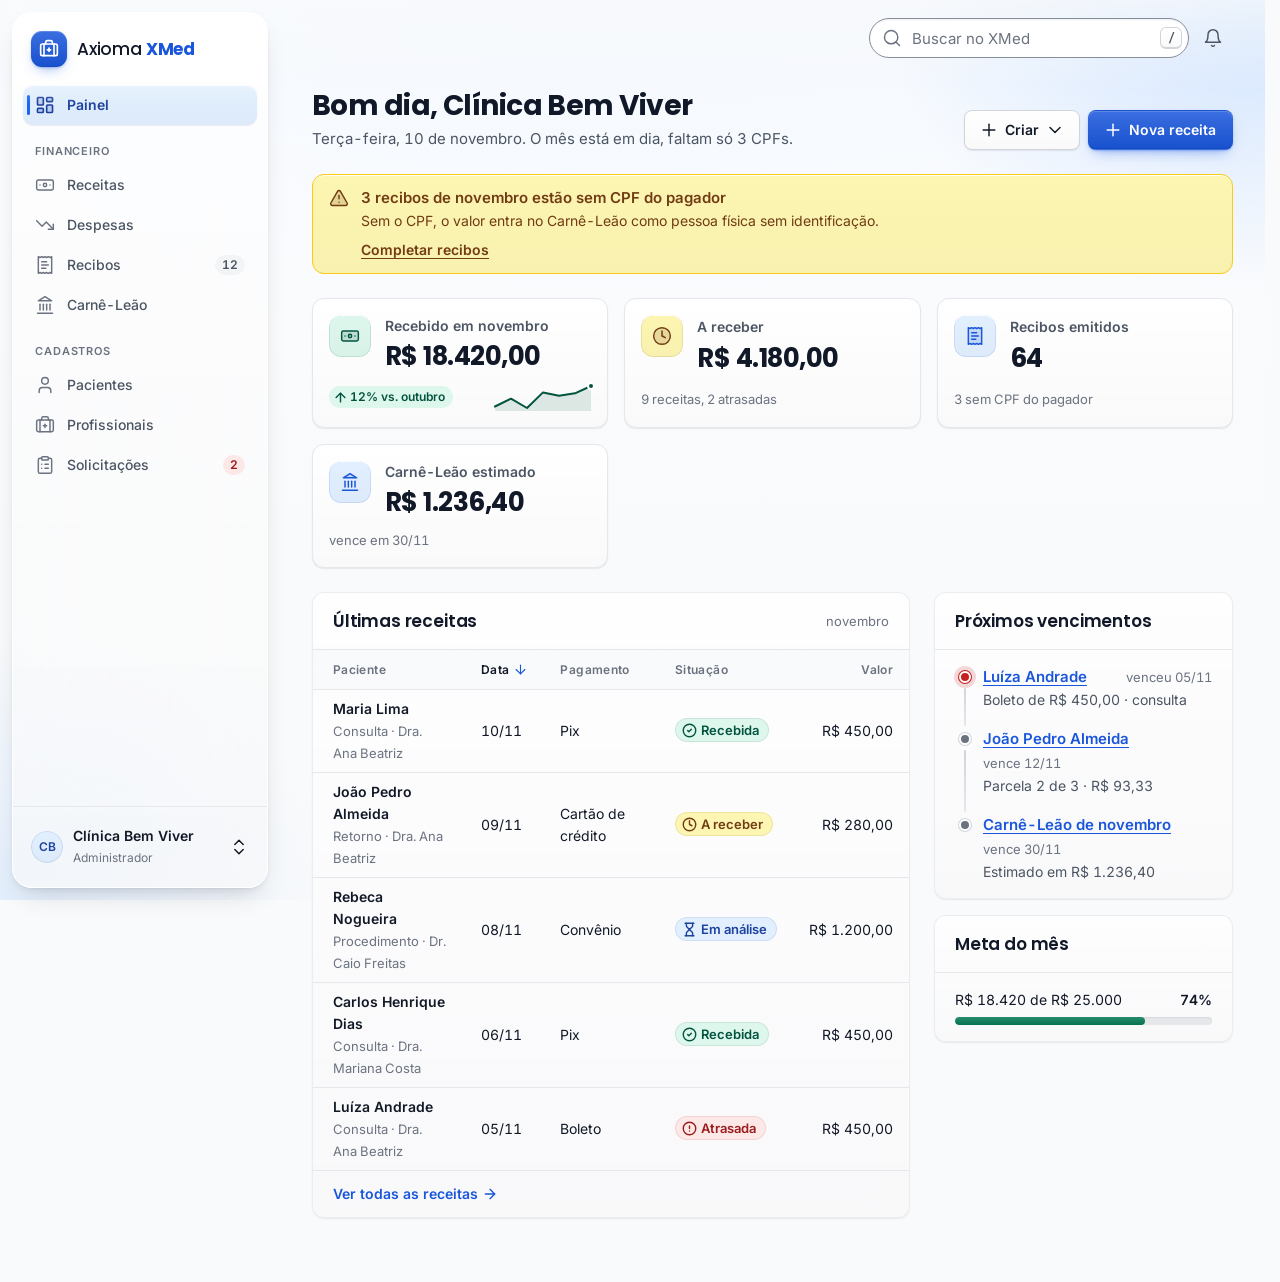
<file: telas/painel.html>
<!doctype html>
<html lang="pt-BR" data-ax-prefs>
<head>
<meta charset="utf-8">
<meta name="viewport" content="width=device-width, initial-scale=1, viewport-fit=cover">
<title>Painel · Axioma XMed</title>
<script>try{var p=JSON.parse(localStorage.getItem('axioma.eixo')||'{}'),t=p.theme&&p.theme!=='auto'?p.theme:(matchMedia('(prefers-contrast: more)').matches?'contraste':matchMedia('(prefers-color-scheme: dark)').matches?'dark':'light');document.documentElement.setAttribute('data-theme',t);}catch(e){}</script>
<link rel="preconnect" href="https://fonts.googleapis.com"><link rel="preconnect" href="https://fonts.gstatic.com" crossorigin>
<link rel="stylesheet" href="https://fonts.googleapis.com/css2?family=Inter:wght@400;500;600;700&family=Poppins:wght@500;600;700&family=JetBrains+Mono:wght@400;500&display=swap">
<link rel="stylesheet" href="../web/eixo.css?v=46640656a0">
<style>
.tela-demo { display: flex; flex-wrap: wrap; align-items: center; gap: 8px 12px; padding: 8px 8px 8px 14px; border: 1px dashed var(--line-strong); border-radius: var(--radius-lg); color: var(--text-mute); font-size: 13px; }
.tela-demo > span { display: inline-flex; align-items: center; gap: 6px; font-weight: 600; }
.tela-demo .ax-seg { max-width: 100%; overflow-x: auto; scrollbar-width: none; }
.tela-demo .ax-seg__opt { white-space: nowrap; }
.ax-link-quiet { color: inherit; text-decoration: none; }
.ax-link-quiet:hover { text-decoration: underline; }
</style>
<script src="../web/eixo.js?v=46640656a0" defer></script>
</head>
<body>
<a class="ax-skip" href="#conteudo">Pular para o conteúdo</a>
<div class="ax-app">
  <aside class="ax-side" aria-label="Menu principal">
    <div class="ax-side__brand"><a class="ax-brand" href="painel.html"><span class="ax-brand__mark" aria-hidden="true"><i class="ax-i" data-i="medical_services" aria-hidden="true"></i></span><span class="ax-brand__text">Axioma <b>XMed</b></span></a></div>
    <nav class="ax-side__nav" data-auto aria-label="Áreas do XMed">
      <a class="ax-nav-item" href="painel.html" aria-current="page"><i class="ax-i" data-i="space_dashboard" aria-hidden="true"></i>Painel</a>
      <p class="ax-side__title">Financeiro</p>
      <a class="ax-nav-item" href="lista.html"><i class="ax-i" data-i="payments" aria-hidden="true"></i>Receitas</a>
      <a class="ax-nav-item" href="#"><i class="ax-i" data-i="trending_down" aria-hidden="true"></i>Despesas</a>
      <a class="ax-nav-item" href="#"><i class="ax-i" data-i="receipt_long" aria-hidden="true"></i>Recibos<span class="ax-nav-item__count ax-nav-item__count--quiet">12</span></a>
      <a class="ax-nav-item" href="#"><i class="ax-i" data-i="account_balance" aria-hidden="true"></i>Carnê-Leão</a>
      <p class="ax-side__title">Cadastros</p>
      <a class="ax-nav-item" href="#"><i class="ax-i" data-i="person" aria-hidden="true"></i>Pacientes</a>
      <a class="ax-nav-item" href="#"><i class="ax-i" data-i="medical_services" aria-hidden="true"></i>Profissionais</a>
      <a class="ax-nav-item" href="#"><i class="ax-i" data-i="assignment" aria-hidden="true"></i>Solicitações<span class="ax-nav-item__count">2</span></a>
    </nav>
    <div class="ax-side__foot">
      <button class="ax-user" type="button" data-ax-menu="menu-conta" data-ax-tour="xmed-receitas" data-ax-tour-step="4" data-ax-tour-title="Sua conta" data-ax-tour-text="Aqui ficam seu perfil e as configurações, onde você escolhe o tema: automático, claro, escuro ou alto contraste."><span class="ax-avatar ax-avatar--sm" data-tint="1">CB</span><span class="ax-user__text"><span class="ax-user__name">Clínica Bem Viver</span><span class="ax-user__role">Administrador</span></span><i class="ax-i" data-i="unfold_more" aria-hidden="true"></i></button>
    </div>
  </aside>
  <nav class="ax-rail" aria-label="Menu principal"><a class="ax-brand__mark" href="painel.html" aria-label="Axioma XMed, início"><i class="ax-i" data-i="medical_services" aria-hidden="true"></i></a><a class="ax-rail__item" href="painel.html" aria-current="page"><span class="ax-rail__pill"><i class="ax-i" data-i="space_dashboard" aria-hidden="true"></i></span>Painel</a><a class="ax-rail__item" href="lista.html"><span class="ax-rail__pill"><i class="ax-i" data-i="payments" aria-hidden="true"></i></span>Receitas</a><a class="ax-rail__item" href="#"><span class="ax-rail__pill"><i class="ax-i" data-i="receipt_long" aria-hidden="true"></i></span>Recibos</a><a class="ax-rail__item" href="#"><span class="ax-rail__pill"><i class="ax-i" data-i="person" aria-hidden="true"></i></span>Pacientes</a><button class="ax-rail__item" type="button" data-ax-open="nav-mais"><span class="ax-rail__pill"><i class="ax-i" data-i="menu" aria-hidden="true"></i></span>Mais</button></nav>
  <div class="ax-app__main">
    <header class="ax-app__bar">
      <a class="ax-brand ax-app__brand-compact" href="painel.html"><span class="ax-brand__mark" aria-hidden="true"><i class="ax-i" data-i="medical_services" aria-hidden="true"></i></span><span class="ax-brand__text">Axioma <b>XMed</b></span></a>
      
      <div class="ax-app__bar-end">
        <label class="ax-search"><i class="ax-i" data-i="search" aria-hidden="true"></i><input type="search" placeholder="Buscar no XMed" aria-label="Buscar no XMed"><span class="ax-kbd">/</span></label>
        <button class="ax-icon-btn" type="button" aria-label="Notificações, 2 novas"><i class="ax-i" data-i="notifications" aria-hidden="true"></i></button>
        <button class="ax-icon-btn ax-only-medium" type="button" data-ax-menu="menu-conta" aria-label="Conta de Clínica Bem Viver"><span class="ax-avatar ax-avatar--xs" data-tint="1">CB</span></button>
      </div>
    </header>
    <main class="ax-app__content" id="conteudo" tabindex="-1">
<div class="ax-page">
  <header class="ax-pagehead"><div class="ax-pagehead__text"><h1 class="ax-pagehead__title">Bom dia, Clínica Bem Viver</h1><p class="ax-pagehead__desc">Terça-feira, 10 de novembro. O mês está em dia, faltam só 3 CPFs.</p></div><div class="ax-pagehead__actions"><button class="ax-btn ax-btn--secondary" type="button" data-ax-menu="menu-novo"><i class="ax-i" data-i="add" aria-hidden="true"></i>Criar<i class="ax-i" data-i="expand_more" aria-hidden="true"></i></button><a class="ax-btn ax-btn--primary" href="formulario.html"><i class="ax-i" data-i="add" aria-hidden="true"></i>Nova receita</a></div></header>
  <div class="ax-alert" data-tone="warning" role="status"><i class="ax-i" data-i="warning" aria-hidden="true"></i><div class="ax-alert__body"><p class="ax-alert__title">3 recibos de novembro estão sem CPF do pagador</p><p class="ax-alert__text">Sem o CPF, o valor entra no Carnê-Leão como pessoa física sem identificação.</p><div class="ax-alert__actions"><a href="lista.html">Completar recibos</a></div></div></div>
  <div class="ax-kpis ax-stagger">
  <div class="ax-stat" data-tone="success"><span class="ax-stat__icon"><i class="ax-i" data-i="payments" aria-hidden="true"></i></span><span class="ax-stat__label">Recebido em novembro</span><span class="ax-stat__value" data-ax-count="18420" data-ax-format="money">R$ 18.420,00</span><div class="ax-stat__foot"><span class="ax-delta" data-dir="up"><i class="ax-i" data-i="arrow_upward" aria-hidden="true"></i>12% vs. outubro</span><svg class="ax-spark" viewBox="0 0 96 28" aria-hidden="true"><path class="area" d="M0,23.5 L16,15.7 L32,25 L48,9.4 L64,12.8 L80,10.3 L96,3 L96,28 L0,28 Z"/><path class="line" d="M0,23.5 L16,15.7 L32,25 L48,9.4 L64,12.8 L80,10.3 L96,3"/><circle cx="96" cy="3" r="3"/></svg></div></div>
  <div class="ax-stat" data-tone="warning"><span class="ax-stat__icon"><i class="ax-i" data-i="schedule" aria-hidden="true"></i></span><span class="ax-stat__label">A receber</span><span class="ax-stat__value" data-ax-count="4180" data-ax-format="money">R$ 4.180,00</span><div class="ax-stat__foot"><span class="ax-stat__hint">9 receitas, 2 atrasadas</span></div></div>
  <div class="ax-stat"><span class="ax-stat__icon"><i class="ax-i" data-i="receipt_long" aria-hidden="true"></i></span><span class="ax-stat__label">Recibos emitidos</span><span class="ax-stat__value" data-ax-count="64">64</span><div class="ax-stat__foot"><span class="ax-stat__hint">3 sem CPF do pagador</span></div></div>
  <div class="ax-stat" data-tone="info"><span class="ax-stat__icon"><i class="ax-i" data-i="account_balance" aria-hidden="true"></i></span><span class="ax-stat__label">Carnê-Leão estimado</span><span class="ax-stat__value" data-ax-count="1236.4" data-ax-format="money">R$ 1.236,40</span><div class="ax-stat__foot"><span class="ax-stat__hint">vence em 30/11</span></div></div>
</div>
  <div class="ax-split">
    <section class="ax-card" aria-labelledby="ultimas">
  <div class="ax-card__head"><h2 class="ax-card__title" id="ultimas">Últimas receitas</h2><span class="ax-card__note">novembro</span></div>
  <div class="ax-table-scroll"><table class="ax-table ax-table--stack"><caption class="ax-sr">Últimas receitas de novembro</caption><thead><tr><th scope="col">Paciente</th><th scope="col" aria-sort="descending"><button type="button">Data<i class="ax-i" data-i="arrow_downward" aria-hidden="true"></i></button></th><th scope="col">Pagamento</th><th scope="col">Situação</th><th scope="col" class="num">Valor</th></tr></thead><tbody>
<tr data-href="detalhe.html"><td><div class="ax-cell-main"><b><a class="ax-link-quiet" href="detalhe.html">Maria Lima</a></b><span>Consulta · Dra. Ana Beatriz</span></div></td><td data-label="Data">10/11</td><td data-label="Pagamento">Pix</td><td data-label="Situação"><span class="ax-pill" data-tone="success"><i class="ax-i" data-i="check_circle" aria-hidden="true"></i>Recebida</span></td><td class="num" data-label="Valor">R$ 450,00</td></tr>
<tr data-href="detalhe.html"><td><div class="ax-cell-main"><b><a class="ax-link-quiet" href="detalhe.html">João Pedro Almeida</a></b><span>Retorno · Dra. Ana Beatriz</span></div></td><td data-label="Data">09/11</td><td data-label="Pagamento">Cartão de crédito</td><td data-label="Situação"><span class="ax-pill" data-tone="warning"><i class="ax-i" data-i="schedule" aria-hidden="true"></i>A receber</span></td><td class="num" data-label="Valor">R$ 280,00</td></tr>
<tr data-href="detalhe.html"><td><div class="ax-cell-main"><b><a class="ax-link-quiet" href="detalhe.html">Rebeca Nogueira</a></b><span>Procedimento · Dr. Caio Freitas</span></div></td><td data-label="Data">08/11</td><td data-label="Pagamento">Convênio</td><td data-label="Situação"><span class="ax-pill" data-tone="info"><i class="ax-i" data-i="hourglass_top" aria-hidden="true"></i>Em análise</span></td><td class="num" data-label="Valor">R$ 1.200,00</td></tr>
<tr data-href="detalhe.html"><td><div class="ax-cell-main"><b><a class="ax-link-quiet" href="detalhe.html">Carlos Henrique Dias</a></b><span>Consulta · Dra. Mariana Costa</span></div></td><td data-label="Data">06/11</td><td data-label="Pagamento">Pix</td><td data-label="Situação"><span class="ax-pill" data-tone="success"><i class="ax-i" data-i="check_circle" aria-hidden="true"></i>Recebida</span></td><td class="num" data-label="Valor">R$ 450,00</td></tr>
<tr data-href="detalhe.html"><td><div class="ax-cell-main"><b><a class="ax-link-quiet" href="detalhe.html">Luíza Andrade</a></b><span>Consulta · Dra. Ana Beatriz</span></div></td><td data-label="Data">05/11</td><td data-label="Pagamento">Boleto</td><td data-label="Situação"><span class="ax-pill" data-tone="danger"><i class="ax-i" data-i="error" aria-hidden="true"></i>Atrasada</span></td><td class="num" data-label="Valor">R$ 450,00</td></tr>
  </tbody></table></div>
  <div class="ax-card__foot"><a class="ax-more" href="lista.html">Ver todas as receitas<i class="ax-i ax-i-sm" data-i="arrow_forward" aria-hidden="true"></i></a></div>
</section>
    <aside class="ax-split__aside" aria-label="Resumo">
  <section class="ax-card" aria-labelledby="venc"><div class="ax-card__head"><h2 class="ax-card__title" id="venc">Próximos vencimentos</h2></div>
    <div class="ax-card__body"><ol class="ax-feed">
      <li class="ax-feed__item" data-tone="danger"><div class="ax-feed__top"><a class="ax-feed__title" href="#">Luíza Andrade</a><span class="ax-feed__when">venceu 05/11</span></div><p class="ax-feed__text">Boleto de R$ 450,00 · consulta</p></li>
      <li class="ax-feed__item" data-tone="warning"><div class="ax-feed__top"><a class="ax-feed__title" href="#">João Pedro Almeida</a><span class="ax-feed__when">vence 12/11</span></div><p class="ax-feed__text">Parcela 2 de 3 · R$ 93,33</p></li>
      <li class="ax-feed__item"><div class="ax-feed__top"><a class="ax-feed__title" href="#">Carnê-Leão de novembro</a><span class="ax-feed__when">vence 30/11</span></div><p class="ax-feed__text">Estimado em R$ 1.236,40</p></li>
    </ol></div></section>
  <section class="ax-card" aria-labelledby="meta"><div class="ax-card__head"><h2 class="ax-card__title" id="meta">Meta do mês</h2></div><div class="ax-card__body">
    <div class="ax-progress" data-tone="success"><div class="ax-progress__head"><span>R$ 18.420 de R$ 25.000</span><b>74%</b></div><div class="ax-progress__track" role="progressbar" aria-label="Meta de receitas de novembro" aria-valuenow="74" aria-valuemin="0" aria-valuemax="100"><div class="ax-progress__fill" data-w="74"></div></div></div>
  </div></section>
</aside>
  </div>
</div>
    </main>
  </div>
  <nav class="ax-bottomnav" data-auto aria-label="Menu principal"><a class="ax-bottomnav__item" href="painel.html" aria-current="page"><span class="ax-bottomnav__pill"><i class="ax-i" data-i="home" aria-hidden="true"></i></span>Início</a><a class="ax-bottomnav__item" href="lista.html"><span class="ax-bottomnav__pill"><i class="ax-i" data-i="payments" aria-hidden="true"></i></span>Receitas</a><a class="ax-bottomnav__item" href="#"><span class="ax-bottomnav__pill"><i class="ax-i" data-i="receipt_long" aria-hidden="true"></i></span>Recibos</a><button class="ax-bottomnav__item" type="button" data-ax-open="nav-mais"><span class="ax-bottomnav__pill"><i class="ax-i" data-i="menu" aria-hidden="true"></i></span>Mais</button></nav>
</div>
<div class="ax-menu" id="menu-conta" hidden aria-label="Conta">
  <div class="ax-menu__group"><a class="ax-menu__item" href="#"><i class="ax-i" data-i="person" aria-hidden="true"></i>Meu perfil</a><a class="ax-menu__item" href="configuracoes.html"><i class="ax-i" data-i="settings" aria-hidden="true"></i>Configurações</a><a class="ax-menu__item" href="#"><i class="ax-i" data-i="help" aria-hidden="true"></i>Ajuda</a></div>
  <div class="ax-menu__group"><a class="ax-menu__item" href="acesso.html"><i class="ax-i" data-i="logout" aria-hidden="true"></i>Sair</a></div>
</div>
<dialog class="ax-sheet" id="nav-mais" aria-labelledby="nav-mais-t">
  <span class="ax-sheet__grabber" aria-hidden="true"></span>
  <h2 class="ax-sheet__title" id="nav-mais-t">Todas as áreas</h2>
  <nav class="ax-side__nav" aria-label="Todas as áreas">
      <a class="ax-nav-item" href="painel.html" aria-current="page"><i class="ax-i" data-i="space_dashboard" aria-hidden="true"></i>Painel</a>
      <p class="ax-side__title">Financeiro</p>
      <a class="ax-nav-item" href="lista.html"><i class="ax-i" data-i="payments" aria-hidden="true"></i>Receitas</a>
      <a class="ax-nav-item" href="#"><i class="ax-i" data-i="trending_down" aria-hidden="true"></i>Despesas</a>
      <a class="ax-nav-item" href="#"><i class="ax-i" data-i="receipt_long" aria-hidden="true"></i>Recibos<span class="ax-nav-item__count ax-nav-item__count--quiet">12</span></a>
      <a class="ax-nav-item" href="#"><i class="ax-i" data-i="account_balance" aria-hidden="true"></i>Carnê-Leão</a>
      <p class="ax-side__title">Cadastros</p>
      <a class="ax-nav-item" href="#"><i class="ax-i" data-i="person" aria-hidden="true"></i>Pacientes</a>
      <a class="ax-nav-item" href="#"><i class="ax-i" data-i="medical_services" aria-hidden="true"></i>Profissionais</a>
      <a class="ax-nav-item" href="#"><i class="ax-i" data-i="assignment" aria-hidden="true"></i>Solicitações<span class="ax-nav-item__count">2</span></a>
      <a class="ax-nav-item" href="configuracoes.html"><i class="ax-i" data-i="settings" aria-hidden="true"></i>Configurações</a>
  </nav>
  <button class="ax-btn ax-btn--secondary ax-btn--block" type="button" data-ax-close>Fechar</button>
</dialog>
<div class="ax-menu" id="menu-novo" hidden aria-label="Criar">
  <a class="ax-menu__item" href="formulario.html"><span class="ax-menu__tile"><i class="ax-i" data-i="add_circle" aria-hidden="true"></i></span>Nova receita</a>
  <a class="ax-menu__item" href="#"><span class="ax-menu__tile"><i class="ax-i" data-i="remove_circle" aria-hidden="true"></i></span>Nova despesa</a>
  <a class="ax-menu__item" href="#"><span class="ax-menu__tile"><i class="ax-i" data-i="person_add" aria-hidden="true"></i></span>Novo paciente</a>
</div>
<script>document.addEventListener('DOMContentLoaded', function () { 
document.querySelectorAll('[data-demo-group]').forEach(function (g) {
  g.addEventListener('click', function (e) {
    var b = e.target.closest('[data-demo]'); if (!b) return;
    document.querySelectorAll('[data-state-panel]').forEach(function (p) { p.hidden = p.getAttribute('data-state-panel') !== b.getAttribute('data-demo'); });
  });
});
document.querySelectorAll('.ax-progress__fill[data-w]').forEach(function (f) { f.style.width = f.getAttribute('data-w') + '%'; });
document.querySelectorAll('form[data-ax-validate]').forEach(function (f) {
  f.addEventListener('submit', function (e) {
    if (f.getAttribute('action') !== '#' && location.protocol !== 'about:' && true) return;
    e.preventDefault(); var b = f.querySelector('[type="submit"]'); Eixo.busy(b, true);
    setTimeout(function () { Eixo.busy(b, false); Eixo.toast({ tone: 'success', title: f.id === 'form-acesso' ? 'Bem-vinda de volta' : 'Tudo certo, salvo', text: 'Na demonstração nada é enviado.' }); }, 900);
  });
});
 });</script>
</body>
</html>
</file>
